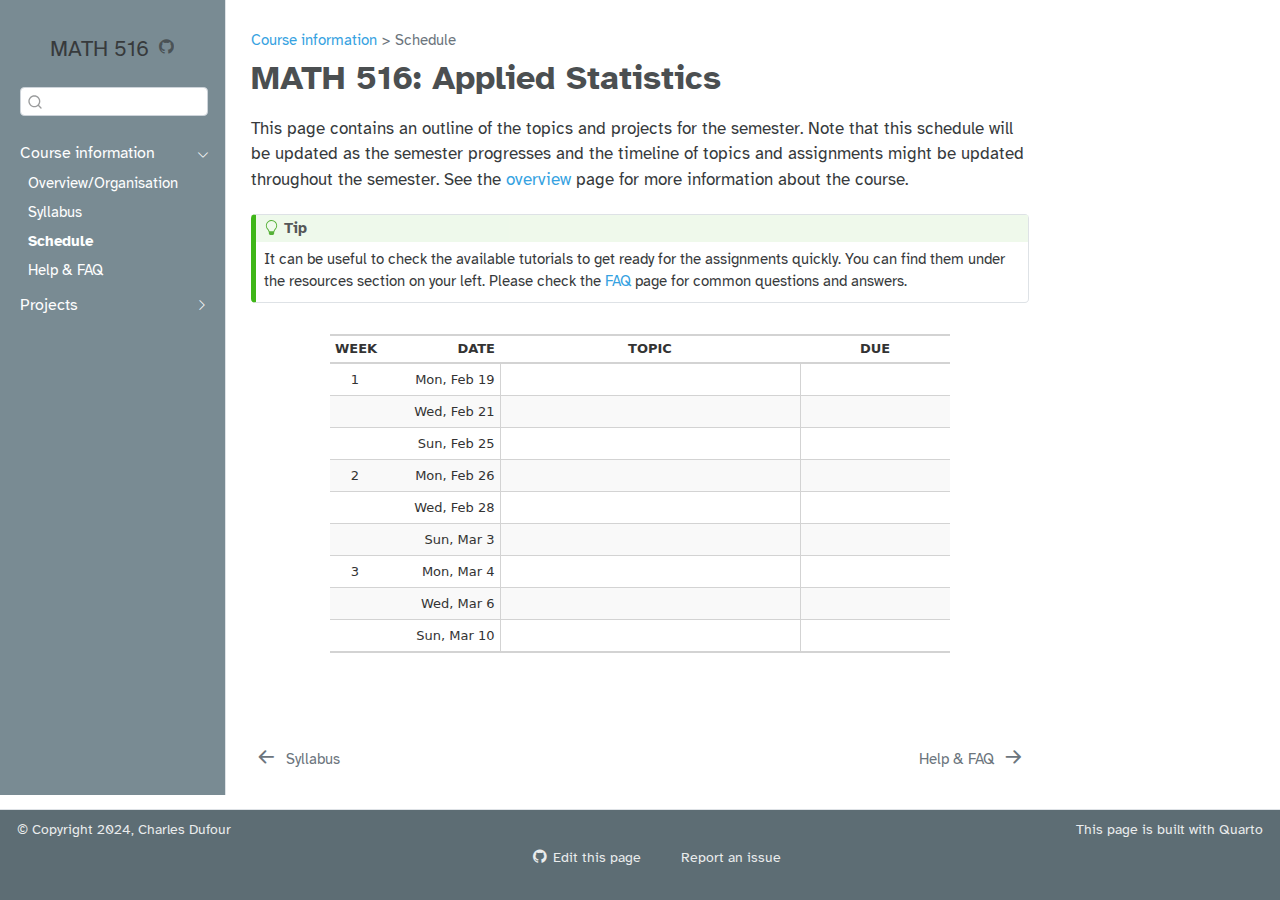
<file: index.html>
<!DOCTYPE html>
<html xmlns="http://www.w3.org/1999/xhtml" lang="en" xml:lang="en"><head>

<meta charset="utf-8">
<meta name="generator" content="quarto-1.4.330">

<meta name="viewport" content="width=device-width, initial-scale=1.0, user-scalable=yes">


<title>MATH 516 - MATH 516: Applied Statistics</title>
<style>
code{white-space: pre-wrap;}
span.smallcaps{font-variant: small-caps;}
div.columns{display: flex; gap: min(4vw, 1.5em);}
div.column{flex: auto; overflow-x: auto;}
div.hanging-indent{margin-left: 1.5em; text-indent: -1.5em;}
ul.task-list{list-style: none;}
ul.task-list li input[type="checkbox"] {
  width: 0.8em;
  margin: 0 0.8em 0.2em -1em; /* quarto-specific, see https://github.com/quarto-dev/quarto-cli/issues/4556 */ 
  vertical-align: middle;
}
</style>


<script src="site_libs/quarto-nav/quarto-nav.js"></script>
<script src="site_libs/clipboard/clipboard.min.js"></script>
<script src="site_libs/quarto-search/autocomplete.umd.js"></script>
<script src="site_libs/quarto-search/fuse.min.js"></script>
<script src="site_libs/quarto-search/quarto-search.js"></script>
<meta name="quarto:offset" content="./">
<link href="./course-faq.html" rel="next">
<link href="./course-syllabus.html" rel="prev">
<script src="site_libs/quarto-html/quarto.js"></script>
<script src="site_libs/quarto-html/popper.min.js"></script>
<script src="site_libs/quarto-html/tippy.umd.min.js"></script>
<script src="site_libs/quarto-html/anchor.min.js"></script>
<link href="site_libs/quarto-html/tippy.css" rel="stylesheet">
<link href="site_libs/quarto-html/quarto-syntax-highlighting.css" rel="stylesheet" id="quarto-text-highlighting-styles">
<script src="site_libs/bootstrap/bootstrap.min.js"></script>
<link href="site_libs/bootstrap/bootstrap-icons.css" rel="stylesheet">
<link href="site_libs/bootstrap/bootstrap.min.css" rel="stylesheet" id="quarto-bootstrap" data-mode="light">
<script id="quarto-search-options" type="application/json">{
  "location": "sidebar",
  "copy-button": false,
  "collapse-after": 3,
  "panel-placement": "start",
  "type": "textbox",
  "limit": 20,
  "keyboard-shortcut": [
    "f",
    "/",
    "s"
  ],
  "language": {
    "search-no-results-text": "No results",
    "search-matching-documents-text": "matching documents",
    "search-copy-link-title": "Copy link to search",
    "search-hide-matches-text": "Hide additional matches",
    "search-more-match-text": "more match in this document",
    "search-more-matches-text": "more matches in this document",
    "search-clear-button-title": "Clear",
    "search-detached-cancel-button-title": "Cancel",
    "search-submit-button-title": "Submit",
    "search-label": "Search"
  }
}</script>


<meta property="og:title" content="MATH 516 - MATH 516: Applied Statistics">
<meta property="og:description" content="Homepage for MATH 516- Applied Statistics at EPFL, Fall 2024.">
<meta property="og:site_name" content="MATH 516">
</head>

<body class="nav-sidebar docked">

<div id="quarto-search-results"></div>
  <header id="quarto-header" class="headroom fixed-top">
  <nav class="quarto-secondary-nav">
    <div class="container-fluid d-flex">
      <button type="button" class="quarto-btn-toggle btn" data-bs-toggle="collapse" data-bs-target="#quarto-sidebar,#quarto-sidebar-glass" aria-controls="quarto-sidebar" aria-expanded="false" aria-label="Toggle sidebar navigation" onclick="if (window.quartoToggleHeadroom) { window.quartoToggleHeadroom(); }">
        <i class="bi bi-layout-text-sidebar-reverse"></i>
      </button>
        <nav class="quarto-page-breadcrumbs" aria-label="breadcrumb"><ol class="breadcrumb"><li class="breadcrumb-item"><a href="./course-overview.html">Course information</a></li><li class="breadcrumb-item"><a href="./index.html">Schedule</a></li></ol></nav>
        <a class="flex-grow-1" role="button" data-bs-toggle="collapse" data-bs-target="#quarto-sidebar,#quarto-sidebar-glass" aria-controls="quarto-sidebar" aria-expanded="false" aria-label="Toggle sidebar navigation" onclick="if (window.quartoToggleHeadroom) { window.quartoToggleHeadroom(); }">      
        </a>
      <button type="button" class="btn quarto-search-button" aria-label="" onclick="window.quartoOpenSearch();">
        <i class="bi bi-search"></i>
      </button>
    </div>
  </nav>
</header>
<!-- content -->
<div id="quarto-content" class="quarto-container page-columns page-rows-contents page-layout-article">
<!-- sidebar -->
  <nav id="quarto-sidebar" class="sidebar collapse collapse-horizontal sidebar-navigation docked overflow-auto">
    <div class="pt-lg-2 mt-2 text-center sidebar-header">
    <div class="sidebar-title mb-0 py-0">
      <a href="./">MATH 516</a> 
        <div class="sidebar-tools-main">
    <a href="https://github.com/MATH-516/website" title="GitHub" class="quarto-navigation-tool px-1" aria-label="GitHub"><i class="bi bi-github"></i></a>
</div>
    </div>
      </div>
        <div class="mt-2 flex-shrink-0 align-items-center">
        <div class="sidebar-search">
        <div id="quarto-search" class="" title="Search"></div>
        </div>
        </div>
    <div class="sidebar-menu-container"> 
    <ul class="list-unstyled mt-1">
        <li class="sidebar-item sidebar-item-section">
      <div class="sidebar-item-container"> 
            <a class="sidebar-item-text sidebar-link text-start" data-bs-toggle="collapse" data-bs-target="#quarto-sidebar-section-1" aria-expanded="true">
 <span class="menu-text">Course information</span></a>
          <a class="sidebar-item-toggle text-start" data-bs-toggle="collapse" data-bs-target="#quarto-sidebar-section-1" aria-expanded="true" aria-label="Toggle section">
            <i class="bi bi-chevron-right ms-2"></i>
          </a> 
      </div>
      <ul id="quarto-sidebar-section-1" class="collapse list-unstyled sidebar-section depth1 show">  
          <li class="sidebar-item">
  <div class="sidebar-item-container"> 
  <a href="./course-overview.html" class="sidebar-item-text sidebar-link">
 <span class="menu-text">Overview/Organisation</span></a>
  </div>
</li>
          <li class="sidebar-item">
  <div class="sidebar-item-container"> 
  <a href="./course-syllabus.html" class="sidebar-item-text sidebar-link">
 <span class="menu-text">Syllabus</span></a>
  </div>
</li>
          <li class="sidebar-item">
  <div class="sidebar-item-container"> 
  <a href="./index.html" class="sidebar-item-text sidebar-link active">
 <span class="menu-text">Schedule</span></a>
  </div>
</li>
          <li class="sidebar-item">
  <div class="sidebar-item-container"> 
  <a href="./course-faq.html" class="sidebar-item-text sidebar-link">
 <span class="menu-text">Help &amp; FAQ</span></a>
  </div>
</li>
      </ul>
  </li>
        <li class="sidebar-item sidebar-item-section">
      <div class="sidebar-item-container"> 
            <a class="sidebar-item-text sidebar-link text-start collapsed" data-bs-toggle="collapse" data-bs-target="#quarto-sidebar-section-2" aria-expanded="false">
 <span class="menu-text">Projects</span></a>
          <a class="sidebar-item-toggle text-start collapsed" data-bs-toggle="collapse" data-bs-target="#quarto-sidebar-section-2" aria-expanded="false" aria-label="Toggle section">
            <i class="bi bi-chevron-right ms-2"></i>
          </a> 
      </div>
      <ul id="quarto-sidebar-section-2" class="collapse list-unstyled sidebar-section depth1 ">  
          <li class="sidebar-item">
  <div class="sidebar-item-container"> 
  <a href="./projects/project-01.html" class="sidebar-item-text sidebar-link">
 <span class="menu-text">Project Week 1</span></a>
  </div>
</li>
          <li class="sidebar-item">
  <div class="sidebar-item-container"> 
  <a href="./projects/project-02.html" class="sidebar-item-text sidebar-link">
 <span class="menu-text">Project Week 2</span></a>
  </div>
</li>
          <li class="sidebar-item">
  <div class="sidebar-item-container"> 
  <a href="./projects/tips-resources.html" class="sidebar-item-text sidebar-link">
 <span class="menu-text">Tips + resources</span></a>
  </div>
</li>
      </ul>
  </li>
    </ul>
    </div>
</nav>
<div id="quarto-sidebar-glass" data-bs-toggle="collapse" data-bs-target="#quarto-sidebar,#quarto-sidebar-glass"></div>
<!-- margin-sidebar -->
    <div id="quarto-margin-sidebar" class="sidebar margin-sidebar">
        
    </div>
<!-- main -->
<main class="content" id="quarto-document-content">

<header id="title-block-header" class="quarto-title-block default"><nav class="quarto-page-breadcrumbs quarto-title-breadcrumbs d-none d-lg-block" aria-label="breadcrumb"><ol class="breadcrumb"><li class="breadcrumb-item"><a href="./course-overview.html">Course information</a></li><li class="breadcrumb-item"><a href="./index.html">Schedule</a></li></ol></nav>
<div class="quarto-title">
<h1 class="title">MATH 516: Applied Statistics</h1>
</div>



<div class="quarto-title-meta">

    
  
    
  </div>
  


</header>

<p>This page contains an outline of the topics and projects for the semester. Note that this schedule will be updated as the semester progresses and the timeline of topics and assignments might be updated throughout the semester. See the <a href="./course-overview.html">overview</a> page for more information about the course.</p>
<div class="callout callout-style-default callout-tip callout-titled">
<div class="callout-header d-flex align-content-center">
<div class="callout-icon-container">
<i class="callout-icon"></i>
</div>
<div class="callout-title-container flex-fill">
Tip
</div>
</div>
<div class="callout-body-container callout-body">
<p>It can be useful to check the available tutorials to get ready for the assignments quickly. You can find them under the resources section on your left. Please check the <a href="./course-faq.html">FAQ</a> page for common questions and answers.</p>
</div>
</div>
<div class="cell">
<div class="cell-output-display">
<div id="ntmlbgcnjt" style="padding-left:0px;padding-right:0px;padding-top:10px;padding-bottom:10px;overflow-x:auto;overflow-y:auto;width:auto;height:auto;">
<style>#ntmlbgcnjt table {
  font-family: system-ui, 'Segoe UI', Roboto, Helvetica, Arial, sans-serif, 'Apple Color Emoji', 'Segoe UI Emoji', 'Segoe UI Symbol', 'Noto Color Emoji';
  -webkit-font-smoothing: antialiased;
  -moz-osx-font-smoothing: grayscale;
}

#ntmlbgcnjt thead, #ntmlbgcnjt tbody, #ntmlbgcnjt tfoot, #ntmlbgcnjt tr, #ntmlbgcnjt td, #ntmlbgcnjt th {
  border-style: none;
}

#ntmlbgcnjt p {
  margin: 0;
  padding: 0;
}

#ntmlbgcnjt .gt_table {
  display: table;
  border-collapse: collapse;
  line-height: normal;
  margin-left: auto;
  margin-right: auto;
  color: #333333;
  font-size: 13px;
  font-weight: normal;
  font-style: normal;
  background-color: #FFFFFF;
  width: auto;
  border-top-style: solid;
  border-top-width: 2px;
  border-top-color: #A8A8A8;
  border-right-style: none;
  border-right-width: 2px;
  border-right-color: #D3D3D3;
  border-bottom-style: solid;
  border-bottom-width: 2px;
  border-bottom-color: #A8A8A8;
  border-left-style: none;
  border-left-width: 2px;
  border-left-color: #D3D3D3;
}

#ntmlbgcnjt .gt_caption {
  padding-top: 4px;
  padding-bottom: 4px;
}

#ntmlbgcnjt .gt_title {
  color: #333333;
  font-size: 125%;
  font-weight: initial;
  padding-top: 4px;
  padding-bottom: 4px;
  padding-left: 5px;
  padding-right: 5px;
  border-bottom-color: #FFFFFF;
  border-bottom-width: 0;
}

#ntmlbgcnjt .gt_subtitle {
  color: #333333;
  font-size: 85%;
  font-weight: initial;
  padding-top: 3px;
  padding-bottom: 5px;
  padding-left: 5px;
  padding-right: 5px;
  border-top-color: #FFFFFF;
  border-top-width: 0;
}

#ntmlbgcnjt .gt_heading {
  background-color: #FFFFFF;
  text-align: center;
  border-bottom-color: #FFFFFF;
  border-left-style: none;
  border-left-width: 1px;
  border-left-color: #D3D3D3;
  border-right-style: none;
  border-right-width: 1px;
  border-right-color: #D3D3D3;
}

#ntmlbgcnjt .gt_bottom_border {
  border-bottom-style: solid;
  border-bottom-width: 2px;
  border-bottom-color: #D3D3D3;
}

#ntmlbgcnjt .gt_col_headings {
  border-top-style: solid;
  border-top-width: 2px;
  border-top-color: #D3D3D3;
  border-bottom-style: solid;
  border-bottom-width: 2px;
  border-bottom-color: #D3D3D3;
  border-left-style: none;
  border-left-width: 1px;
  border-left-color: #D3D3D3;
  border-right-style: none;
  border-right-width: 1px;
  border-right-color: #D3D3D3;
}

#ntmlbgcnjt .gt_col_heading {
  color: #333333;
  background-color: #FFFFFF;
  font-size: 100%;
  font-weight: normal;
  text-transform: inherit;
  border-left-style: none;
  border-left-width: 1px;
  border-left-color: #D3D3D3;
  border-right-style: none;
  border-right-width: 1px;
  border-right-color: #D3D3D3;
  vertical-align: bottom;
  padding-top: 5px;
  padding-bottom: 6px;
  padding-left: 5px;
  padding-right: 5px;
  overflow-x: hidden;
}

#ntmlbgcnjt .gt_column_spanner_outer {
  color: #333333;
  background-color: #FFFFFF;
  font-size: 100%;
  font-weight: normal;
  text-transform: inherit;
  padding-top: 0;
  padding-bottom: 0;
  padding-left: 4px;
  padding-right: 4px;
}

#ntmlbgcnjt .gt_column_spanner_outer:first-child {
  padding-left: 0;
}

#ntmlbgcnjt .gt_column_spanner_outer:last-child {
  padding-right: 0;
}

#ntmlbgcnjt .gt_column_spanner {
  border-bottom-style: solid;
  border-bottom-width: 2px;
  border-bottom-color: #D3D3D3;
  vertical-align: bottom;
  padding-top: 5px;
  padding-bottom: 5px;
  overflow-x: hidden;
  display: inline-block;
  width: 100%;
}

#ntmlbgcnjt .gt_spanner_row {
  border-bottom-style: hidden;
}

#ntmlbgcnjt .gt_group_heading {
  padding-top: 8px;
  padding-bottom: 8px;
  padding-left: 5px;
  padding-right: 5px;
  color: #333333;
  background-color: #FFFFFF;
  font-size: 100%;
  font-weight: initial;
  text-transform: inherit;
  border-top-style: solid;
  border-top-width: 2px;
  border-top-color: #D3D3D3;
  border-bottom-style: solid;
  border-bottom-width: 2px;
  border-bottom-color: #D3D3D3;
  border-left-style: none;
  border-left-width: 1px;
  border-left-color: #D3D3D3;
  border-right-style: none;
  border-right-width: 1px;
  border-right-color: #D3D3D3;
  vertical-align: middle;
  text-align: left;
}

#ntmlbgcnjt .gt_empty_group_heading {
  padding: 0.5px;
  color: #333333;
  background-color: #FFFFFF;
  font-size: 100%;
  font-weight: initial;
  border-top-style: solid;
  border-top-width: 2px;
  border-top-color: #D3D3D3;
  border-bottom-style: solid;
  border-bottom-width: 2px;
  border-bottom-color: #D3D3D3;
  vertical-align: middle;
}

#ntmlbgcnjt .gt_from_md > :first-child {
  margin-top: 0;
}

#ntmlbgcnjt .gt_from_md > :last-child {
  margin-bottom: 0;
}

#ntmlbgcnjt .gt_row {
  padding-top: 8px;
  padding-bottom: 8px;
  padding-left: 5px;
  padding-right: 5px;
  margin: 10px;
  border-top-style: solid;
  border-top-width: 1px;
  border-top-color: #D3D3D3;
  border-left-style: none;
  border-left-width: 1px;
  border-left-color: #D3D3D3;
  border-right-style: none;
  border-right-width: 1px;
  border-right-color: #D3D3D3;
  vertical-align: middle;
  overflow-x: hidden;
}

#ntmlbgcnjt .gt_stub {
  color: #333333;
  background-color: #FFFFFF;
  font-size: 100%;
  font-weight: initial;
  text-transform: inherit;
  border-right-style: solid;
  border-right-width: 2px;
  border-right-color: #D3D3D3;
  padding-left: 5px;
  padding-right: 5px;
}

#ntmlbgcnjt .gt_stub_row_group {
  color: #333333;
  background-color: #FFFFFF;
  font-size: 100%;
  font-weight: initial;
  text-transform: inherit;
  border-right-style: solid;
  border-right-width: 2px;
  border-right-color: #D3D3D3;
  padding-left: 5px;
  padding-right: 5px;
  vertical-align: top;
}

#ntmlbgcnjt .gt_row_group_first td {
  border-top-width: 2px;
}

#ntmlbgcnjt .gt_row_group_first th {
  border-top-width: 2px;
}

#ntmlbgcnjt .gt_summary_row {
  color: #333333;
  background-color: #FFFFFF;
  text-transform: inherit;
  padding-top: 8px;
  padding-bottom: 8px;
  padding-left: 5px;
  padding-right: 5px;
}

#ntmlbgcnjt .gt_first_summary_row {
  border-top-style: solid;
  border-top-color: #D3D3D3;
}

#ntmlbgcnjt .gt_first_summary_row.thick {
  border-top-width: 2px;
}

#ntmlbgcnjt .gt_last_summary_row {
  padding-top: 8px;
  padding-bottom: 8px;
  padding-left: 5px;
  padding-right: 5px;
  border-bottom-style: solid;
  border-bottom-width: 2px;
  border-bottom-color: #D3D3D3;
}

#ntmlbgcnjt .gt_grand_summary_row {
  color: #333333;
  background-color: #FFFFFF;
  text-transform: inherit;
  padding-top: 8px;
  padding-bottom: 8px;
  padding-left: 5px;
  padding-right: 5px;
}

#ntmlbgcnjt .gt_first_grand_summary_row {
  padding-top: 8px;
  padding-bottom: 8px;
  padding-left: 5px;
  padding-right: 5px;
  border-top-style: double;
  border-top-width: 6px;
  border-top-color: #D3D3D3;
}

#ntmlbgcnjt .gt_last_grand_summary_row_top {
  padding-top: 8px;
  padding-bottom: 8px;
  padding-left: 5px;
  padding-right: 5px;
  border-bottom-style: double;
  border-bottom-width: 6px;
  border-bottom-color: #D3D3D3;
}

#ntmlbgcnjt .gt_striped {
  background-color: rgba(128, 128, 128, 0.05);
}

#ntmlbgcnjt .gt_table_body {
  border-top-style: solid;
  border-top-width: 2px;
  border-top-color: #D3D3D3;
  border-bottom-style: solid;
  border-bottom-width: 2px;
  border-bottom-color: #D3D3D3;
}

#ntmlbgcnjt .gt_footnotes {
  color: #333333;
  background-color: #FFFFFF;
  border-bottom-style: none;
  border-bottom-width: 2px;
  border-bottom-color: #D3D3D3;
  border-left-style: none;
  border-left-width: 2px;
  border-left-color: #D3D3D3;
  border-right-style: none;
  border-right-width: 2px;
  border-right-color: #D3D3D3;
}

#ntmlbgcnjt .gt_footnote {
  margin: 0px;
  font-size: 90%;
  padding-top: 4px;
  padding-bottom: 4px;
  padding-left: 5px;
  padding-right: 5px;
}

#ntmlbgcnjt .gt_sourcenotes {
  color: #333333;
  background-color: #FFFFFF;
  border-bottom-style: none;
  border-bottom-width: 2px;
  border-bottom-color: #D3D3D3;
  border-left-style: none;
  border-left-width: 2px;
  border-left-color: #D3D3D3;
  border-right-style: none;
  border-right-width: 2px;
  border-right-color: #D3D3D3;
}

#ntmlbgcnjt .gt_sourcenote {
  font-size: 90%;
  padding-top: 4px;
  padding-bottom: 4px;
  padding-left: 5px;
  padding-right: 5px;
}

#ntmlbgcnjt .gt_left {
  text-align: left;
}

#ntmlbgcnjt .gt_center {
  text-align: center;
}

#ntmlbgcnjt .gt_right {
  text-align: right;
  font-variant-numeric: tabular-nums;
}

#ntmlbgcnjt .gt_font_normal {
  font-weight: normal;
}

#ntmlbgcnjt .gt_font_bold {
  font-weight: bold;
}

#ntmlbgcnjt .gt_font_italic {
  font-style: italic;
}

#ntmlbgcnjt .gt_super {
  font-size: 65%;
}

#ntmlbgcnjt .gt_footnote_marks {
  font-size: 75%;
  vertical-align: 0.4em;
  position: initial;
}

#ntmlbgcnjt .gt_asterisk {
  font-size: 100%;
  vertical-align: 0;
}

#ntmlbgcnjt .gt_indent_1 {
  text-indent: 5px;
}

#ntmlbgcnjt .gt_indent_2 {
  text-indent: 10px;
}

#ntmlbgcnjt .gt_indent_3 {
  text-indent: 15px;
}

#ntmlbgcnjt .gt_indent_4 {
  text-indent: 20px;
}

#ntmlbgcnjt .gt_indent_5 {
  text-indent: 25px;
}
</style>
<table class="gt_table" style="table-layout: fixed;; width: 0px" data-quarto-disable-processing="false" data-quarto-bootstrap="false">
  <colgroup>
    <col style="width:50px;">
    <col style="width:120px;">
    <col style="width:300px;">
    <col style="width:150px;">
  </colgroup>
  <thead>
    
    <tr class="gt_col_headings">
      <th class="gt_col_heading gt_columns_bottom_border gt_center" rowspan="1" colspan="1" scope="col" id="<strong>WEEK</strong>"><strong>WEEK</strong></th>
      <th class="gt_col_heading gt_columns_bottom_border gt_right" rowspan="1" colspan="1" scope="col" id="<strong>DATE</strong>"><strong>DATE</strong></th>
      <th class="gt_col_heading gt_columns_bottom_border gt_center" rowspan="1" colspan="1" scope="col" id="<strong>TOPIC</strong>"><strong>TOPIC</strong></th>
      <th class="gt_col_heading gt_columns_bottom_border gt_center" rowspan="1" colspan="1" scope="col" id="<strong>DUE</strong>"><strong>DUE</strong></th>
    </tr>
  </thead>
  <tbody class="gt_table_body">
    <tr><td headers="week" class="gt_row gt_center">1</td>
<td headers="date" class="gt_row gt_right" style="border-right-width: 1px; border-right-style: solid; border-right-color: #D3D3D3;">Mon, Feb 19</td>
<td headers="topic" class="gt_row gt_center" style="border-right-width: 1px; border-right-style: solid; border-right-color: #D3D3D3;"> </td>
<td headers="due" class="gt_row gt_center"> </td></tr>
    <tr><td headers="week" class="gt_row gt_center gt_striped"> </td>
<td headers="date" class="gt_row gt_right gt_striped" style="border-right-width: 1px; border-right-style: solid; border-right-color: #D3D3D3;">Wed, Feb 21</td>
<td headers="topic" class="gt_row gt_center gt_striped" style="border-right-width: 1px; border-right-style: solid; border-right-color: #D3D3D3;"> </td>
<td headers="due" class="gt_row gt_center gt_striped"> </td></tr>
    <tr><td headers="week" class="gt_row gt_center"> </td>
<td headers="date" class="gt_row gt_right" style="border-right-width: 1px; border-right-style: solid; border-right-color: #D3D3D3;">Sun, Feb 25</td>
<td headers="topic" class="gt_row gt_center" style="border-right-width: 1px; border-right-style: solid; border-right-color: #D3D3D3;"> </td>
<td headers="due" class="gt_row gt_center"> </td></tr>
    <tr><td headers="week" class="gt_row gt_center gt_striped">2</td>
<td headers="date" class="gt_row gt_right gt_striped" style="border-right-width: 1px; border-right-style: solid; border-right-color: #D3D3D3;">Mon, Feb 26</td>
<td headers="topic" class="gt_row gt_center gt_striped" style="border-right-width: 1px; border-right-style: solid; border-right-color: #D3D3D3;"> </td>
<td headers="due" class="gt_row gt_center gt_striped"> </td></tr>
    <tr><td headers="week" class="gt_row gt_center"> </td>
<td headers="date" class="gt_row gt_right" style="border-right-width: 1px; border-right-style: solid; border-right-color: #D3D3D3;">Wed, Feb 28</td>
<td headers="topic" class="gt_row gt_center" style="border-right-width: 1px; border-right-style: solid; border-right-color: #D3D3D3;"> </td>
<td headers="due" class="gt_row gt_center"> </td></tr>
    <tr><td headers="week" class="gt_row gt_center gt_striped"> </td>
<td headers="date" class="gt_row gt_right gt_striped" style="border-right-width: 1px; border-right-style: solid; border-right-color: #D3D3D3;">Sun, Mar 3</td>
<td headers="topic" class="gt_row gt_center gt_striped" style="border-right-width: 1px; border-right-style: solid; border-right-color: #D3D3D3;"> </td>
<td headers="due" class="gt_row gt_center gt_striped"> </td></tr>
    <tr><td headers="week" class="gt_row gt_center">3</td>
<td headers="date" class="gt_row gt_right" style="border-right-width: 1px; border-right-style: solid; border-right-color: #D3D3D3;">Mon, Mar 4</td>
<td headers="topic" class="gt_row gt_center" style="border-right-width: 1px; border-right-style: solid; border-right-color: #D3D3D3;"> </td>
<td headers="due" class="gt_row gt_center"> </td></tr>
    <tr><td headers="week" class="gt_row gt_center gt_striped"> </td>
<td headers="date" class="gt_row gt_right gt_striped" style="border-right-width: 1px; border-right-style: solid; border-right-color: #D3D3D3;">Wed, Mar 6</td>
<td headers="topic" class="gt_row gt_center gt_striped" style="border-right-width: 1px; border-right-style: solid; border-right-color: #D3D3D3;"> </td>
<td headers="due" class="gt_row gt_center gt_striped"> </td></tr>
    <tr><td headers="week" class="gt_row gt_center"> </td>
<td headers="date" class="gt_row gt_right" style="border-right-width: 1px; border-right-style: solid; border-right-color: #D3D3D3;">Sun, Mar 10</td>
<td headers="topic" class="gt_row gt_center" style="border-right-width: 1px; border-right-style: solid; border-right-color: #D3D3D3;"> </td>
<td headers="due" class="gt_row gt_center"> </td></tr>
  </tbody>
  
  
</table>
</div>
</div>
</div>



</main> <!-- /main -->
<script id="quarto-html-after-body" type="application/javascript">
window.document.addEventListener("DOMContentLoaded", function (event) {
  const toggleBodyColorMode = (bsSheetEl) => {
    const mode = bsSheetEl.getAttribute("data-mode");
    const bodyEl = window.document.querySelector("body");
    if (mode === "dark") {
      bodyEl.classList.add("quarto-dark");
      bodyEl.classList.remove("quarto-light");
    } else {
      bodyEl.classList.add("quarto-light");
      bodyEl.classList.remove("quarto-dark");
    }
  }
  const toggleBodyColorPrimary = () => {
    const bsSheetEl = window.document.querySelector("link#quarto-bootstrap");
    if (bsSheetEl) {
      toggleBodyColorMode(bsSheetEl);
    }
  }
  toggleBodyColorPrimary();  
  const icon = "";
  const anchorJS = new window.AnchorJS();
  anchorJS.options = {
    placement: 'right',
    icon: icon
  };
  anchorJS.add('.anchored');
  const isCodeAnnotation = (el) => {
    for (const clz of el.classList) {
      if (clz.startsWith('code-annotation-')) {                     
        return true;
      }
    }
    return false;
  }
  const clipboard = new window.ClipboardJS('.code-copy-button', {
    text: function(trigger) {
      const codeEl = trigger.previousElementSibling.cloneNode(true);
      for (const childEl of codeEl.children) {
        if (isCodeAnnotation(childEl)) {
          childEl.remove();
        }
      }
      return codeEl.innerText;
    }
  });
  clipboard.on('success', function(e) {
    // button target
    const button = e.trigger;
    // don't keep focus
    button.blur();
    // flash "checked"
    button.classList.add('code-copy-button-checked');
    var currentTitle = button.getAttribute("title");
    button.setAttribute("title", "Copied!");
    let tooltip;
    if (window.bootstrap) {
      button.setAttribute("data-bs-toggle", "tooltip");
      button.setAttribute("data-bs-placement", "left");
      button.setAttribute("data-bs-title", "Copied!");
      tooltip = new bootstrap.Tooltip(button, 
        { trigger: "manual", 
          customClass: "code-copy-button-tooltip",
          offset: [0, -8]});
      tooltip.show();    
    }
    setTimeout(function() {
      if (tooltip) {
        tooltip.hide();
        button.removeAttribute("data-bs-title");
        button.removeAttribute("data-bs-toggle");
        button.removeAttribute("data-bs-placement");
      }
      button.setAttribute("title", currentTitle);
      button.classList.remove('code-copy-button-checked');
    }, 1000);
    // clear code selection
    e.clearSelection();
  });
  function tippyHover(el, contentFn, onTriggerFn, onUntriggerFn) {
    const config = {
      allowHTML: true,
      maxWidth: 500,
      delay: 100,
      arrow: false,
      appendTo: function(el) {
          return el.parentElement;
      },
      interactive: true,
      interactiveBorder: 10,
      theme: 'quarto',
      placement: 'bottom-start',
    };
    if (contentFn) {
      config.content = contentFn;
    }
    if (onTriggerFn) {
      config.onTrigger = onTriggerFn;
    }
    if (onUntriggerFn) {
      config.onUntrigger = onUntriggerFn;
    }
    window.tippy(el, config); 
  }
  const noterefs = window.document.querySelectorAll('a[role="doc-noteref"]');
  for (var i=0; i<noterefs.length; i++) {
    const ref = noterefs[i];
    tippyHover(ref, function() {
      // use id or data attribute instead here
      let href = ref.getAttribute('data-footnote-href') || ref.getAttribute('href');
      try { href = new URL(href).hash; } catch {}
      const id = href.replace(/^#\/?/, "");
      const note = window.document.getElementById(id);
      return note.innerHTML;
    });
  }
  const xrefs = window.document.querySelectorAll('a.quarto-xref');
  const processXRef = (id, note) => {
    // Strip column container classes
    const stripColumnClz = (el) => {
      el.classList.remove("page-full", "page-columns");
      if (el.children) {
        for (const child of el.children) {
          stripColumnClz(child);
        }
      }
    }
    stripColumnClz(note)
    if (id.startsWith('sec-')) {
      // Special case sections, only their first couple elements
      const container = document.createElement("div");
      if (note.children && note.children.length > 2) {
        for (let i = 0; i < 2; i++) {
          container.appendChild(note.children[i].cloneNode(true));
        }
        return container.innerHTML
      } else {
        return note.innerHTML;
      }
    } else {
      // Remove any anchor links if they are present
      const anchorLink = note.querySelector('a.anchorjs-link');
      if (anchorLink) {
        anchorLink.remove();
      }
      return note.innerHTML;
    }
  }
  for (var i=0; i<xrefs.length; i++) {
    const xref = xrefs[i];
    tippyHover(xref, undefined, function(instance) {
      instance.disable();
      let url = xref.getAttribute('href');
      let hash = undefined; 
      if (url.startsWith('#')) {
        hash = url;
      } else {
        try { hash = new URL(url).hash; } catch {}
      }
      if (hash) {
        const id = hash.replace(/^#\/?/, "");
        const note = window.document.getElementById(id);
        if (note !== null) {
          try {
            const html = processXRef(id, note.cloneNode(true));
            instance.setContent(html);
          } finally {
            instance.enable();
            instance.show();
          }
        } else {
          // See if we can fetch this
          fetch(url.split('#')[0])
          .then(res => res.text())
          .then(html => {
            const parser = new DOMParser();
            const htmlDoc = parser.parseFromString(html, "text/html");
            const note = htmlDoc.getElementById(id);
            if (note !== null) {
              const html = processXRef(id, note);
              instance.setContent(html);
            } 
          }).finally(() => {
            instance.enable();
            instance.show();
          });
        }
      }
    }, function(instance) {
    });
  }
      let selectedAnnoteEl;
      const selectorForAnnotation = ( cell, annotation) => {
        let cellAttr = 'data-code-cell="' + cell + '"';
        let lineAttr = 'data-code-annotation="' +  annotation + '"';
        const selector = 'span[' + cellAttr + '][' + lineAttr + ']';
        return selector;
      }
      const selectCodeLines = (annoteEl) => {
        const doc = window.document;
        const targetCell = annoteEl.getAttribute("data-target-cell");
        const targetAnnotation = annoteEl.getAttribute("data-target-annotation");
        const annoteSpan = window.document.querySelector(selectorForAnnotation(targetCell, targetAnnotation));
        const lines = annoteSpan.getAttribute("data-code-lines").split(",");
        const lineIds = lines.map((line) => {
          return targetCell + "-" + line;
        })
        let top = null;
        let height = null;
        let parent = null;
        if (lineIds.length > 0) {
            //compute the position of the single el (top and bottom and make a div)
            const el = window.document.getElementById(lineIds[0]);
            top = el.offsetTop;
            height = el.offsetHeight;
            parent = el.parentElement.parentElement;
          if (lineIds.length > 1) {
            const lastEl = window.document.getElementById(lineIds[lineIds.length - 1]);
            const bottom = lastEl.offsetTop + lastEl.offsetHeight;
            height = bottom - top;
          }
          if (top !== null && height !== null && parent !== null) {
            // cook up a div (if necessary) and position it 
            let div = window.document.getElementById("code-annotation-line-highlight");
            if (div === null) {
              div = window.document.createElement("div");
              div.setAttribute("id", "code-annotation-line-highlight");
              div.style.position = 'absolute';
              parent.appendChild(div);
            }
            div.style.top = top - 2 + "px";
            div.style.height = height + 4 + "px";
            div.style.left = 0;
            let gutterDiv = window.document.getElementById("code-annotation-line-highlight-gutter");
            if (gutterDiv === null) {
              gutterDiv = window.document.createElement("div");
              gutterDiv.setAttribute("id", "code-annotation-line-highlight-gutter");
              gutterDiv.style.position = 'absolute';
              const codeCell = window.document.getElementById(targetCell);
              const gutter = codeCell.querySelector('.code-annotation-gutter');
              gutter.appendChild(gutterDiv);
            }
            gutterDiv.style.top = top - 2 + "px";
            gutterDiv.style.height = height + 4 + "px";
          }
          selectedAnnoteEl = annoteEl;
        }
      };
      const unselectCodeLines = () => {
        const elementsIds = ["code-annotation-line-highlight", "code-annotation-line-highlight-gutter"];
        elementsIds.forEach((elId) => {
          const div = window.document.getElementById(elId);
          if (div) {
            div.remove();
          }
        });
        selectedAnnoteEl = undefined;
      };
        // Handle positioning of the toggle
    window.addEventListener(
      "resize",
      throttle(() => {
        console.log("RESIZE");
        elRect = undefined;
        if (selectedAnnoteEl) {
          selectCodeLines(selectedAnnoteEl);
        }
      }, 10)
    );
    function throttle(fn, ms) {
    let throttle = false;
    let timer;
      return (...args) => {
        if(!throttle) { // first call gets through
            fn.apply(this, args);
            throttle = true;
        } else { // all the others get throttled
            if(timer) clearTimeout(timer); // cancel #2
            timer = setTimeout(() => {
              fn.apply(this, args);
              timer = throttle = false;
            }, ms);
        }
      };
    }
      // Attach click handler to the DT
      const annoteDls = window.document.querySelectorAll('dt[data-target-cell]');
      for (const annoteDlNode of annoteDls) {
        annoteDlNode.addEventListener('click', (event) => {
          const clickedEl = event.target;
          if (clickedEl !== selectedAnnoteEl) {
            unselectCodeLines();
            const activeEl = window.document.querySelector('dt[data-target-cell].code-annotation-active');
            if (activeEl) {
              activeEl.classList.remove('code-annotation-active');
            }
            selectCodeLines(clickedEl);
            clickedEl.classList.add('code-annotation-active');
          } else {
            // Unselect the line
            unselectCodeLines();
            clickedEl.classList.remove('code-annotation-active');
          }
        });
      }
  const findCites = (el) => {
    const parentEl = el.parentElement;
    if (parentEl) {
      const cites = parentEl.dataset.cites;
      if (cites) {
        return {
          el,
          cites: cites.split(' ')
        };
      } else {
        return findCites(el.parentElement)
      }
    } else {
      return undefined;
    }
  };
  var bibliorefs = window.document.querySelectorAll('a[role="doc-biblioref"]');
  for (var i=0; i<bibliorefs.length; i++) {
    const ref = bibliorefs[i];
    const citeInfo = findCites(ref);
    if (citeInfo) {
      tippyHover(citeInfo.el, function() {
        var popup = window.document.createElement('div');
        citeInfo.cites.forEach(function(cite) {
          var citeDiv = window.document.createElement('div');
          citeDiv.classList.add('hanging-indent');
          citeDiv.classList.add('csl-entry');
          var biblioDiv = window.document.getElementById('ref-' + cite);
          if (biblioDiv) {
            citeDiv.innerHTML = biblioDiv.innerHTML;
          }
          popup.appendChild(citeDiv);
        });
        return popup.innerHTML;
      });
    }
  }
});
</script>
<nav class="page-navigation">
  <div class="nav-page nav-page-previous">
      <a href="./course-syllabus.html" class="pagination-link">
        <i class="bi bi-arrow-left-short"></i> <span class="nav-page-text">Syllabus</span>
      </a>          
  </div>
  <div class="nav-page nav-page-next">
      <a href="./course-faq.html" class="pagination-link">
        <span class="nav-page-text">Help &amp; FAQ</span> <i class="bi bi-arrow-right-short"></i>
      </a>
  </div>
</nav>
</div> <!-- /content -->
<footer class="footer">
  <div class="nav-footer">
    <div class="nav-footer-left">
<p>© Copyright 2024, Charles Dufour</p>
</div>   
    <div class="nav-footer-center">
      &nbsp;
    <div class="toc-actions"><ul><li><a href="https://github.com/MATH-516/website/edit/main/index.qmd" class="toc-action"><i class="bi bi-github"></i>Edit this page</a></li><li><a href="https://github.com/MATH-516/website/issues/new" class="toc-action"><i class="bi empty"></i>Report an issue</a></li></ul></div></div>
    <div class="nav-footer-right">
<p>This page is built with <a href="https://quarto.org/">Quarto</a></p>
</div>
  </div>
</footer>




</body></html>
</file>
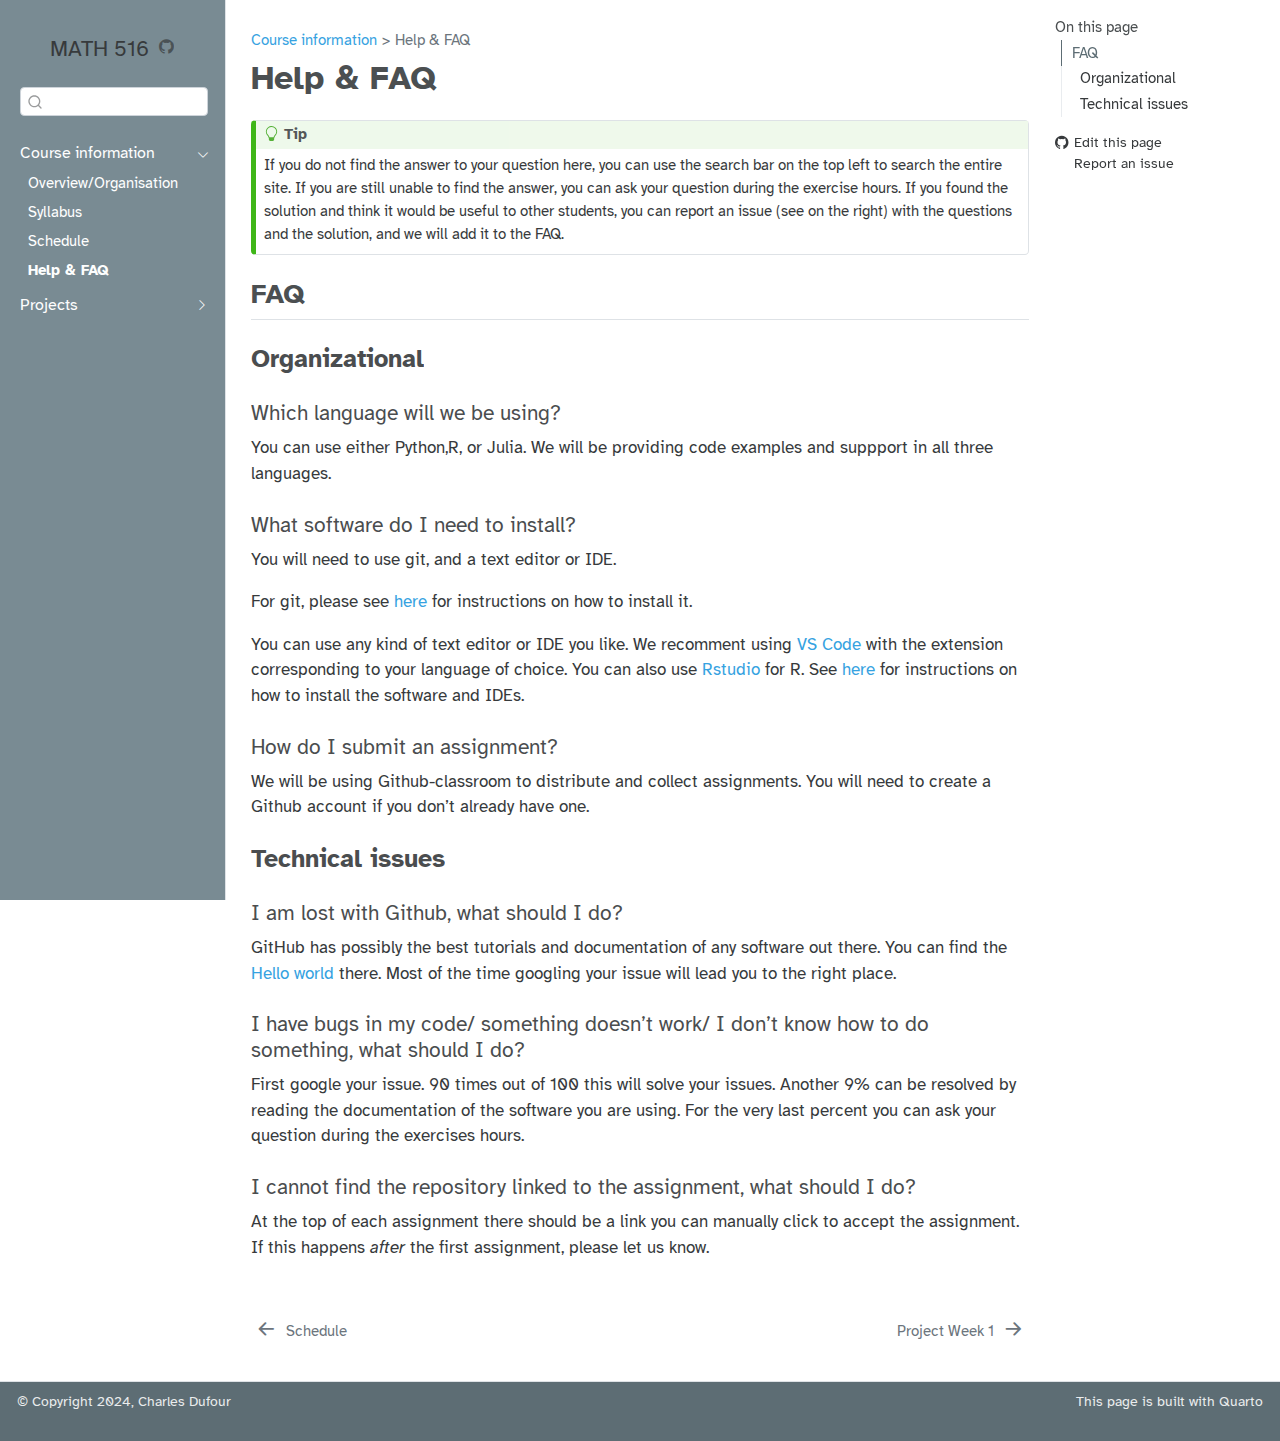
<file: course-faq.html>
<!DOCTYPE html>
<html xmlns="http://www.w3.org/1999/xhtml" lang="en" xml:lang="en"><head>

<meta charset="utf-8">
<meta name="generator" content="quarto-1.4.330">

<meta name="viewport" content="width=device-width, initial-scale=1.0, user-scalable=yes">


<title>MATH 516 - Help &amp; FAQ</title>
<style>
code{white-space: pre-wrap;}
span.smallcaps{font-variant: small-caps;}
div.columns{display: flex; gap: min(4vw, 1.5em);}
div.column{flex: auto; overflow-x: auto;}
div.hanging-indent{margin-left: 1.5em; text-indent: -1.5em;}
ul.task-list{list-style: none;}
ul.task-list li input[type="checkbox"] {
  width: 0.8em;
  margin: 0 0.8em 0.2em -1em; /* quarto-specific, see https://github.com/quarto-dev/quarto-cli/issues/4556 */ 
  vertical-align: middle;
}
</style>


<script src="site_libs/quarto-nav/quarto-nav.js"></script>
<script src="site_libs/clipboard/clipboard.min.js"></script>
<script src="site_libs/quarto-search/autocomplete.umd.js"></script>
<script src="site_libs/quarto-search/fuse.min.js"></script>
<script src="site_libs/quarto-search/quarto-search.js"></script>
<meta name="quarto:offset" content="./">
<link href="./projects/project-01.html" rel="next">
<link href="./index.html" rel="prev">
<script src="site_libs/quarto-html/quarto.js"></script>
<script src="site_libs/quarto-html/popper.min.js"></script>
<script src="site_libs/quarto-html/tippy.umd.min.js"></script>
<script src="site_libs/quarto-html/anchor.min.js"></script>
<link href="site_libs/quarto-html/tippy.css" rel="stylesheet">
<link href="site_libs/quarto-html/quarto-syntax-highlighting.css" rel="stylesheet" id="quarto-text-highlighting-styles">
<script src="site_libs/bootstrap/bootstrap.min.js"></script>
<link href="site_libs/bootstrap/bootstrap-icons.css" rel="stylesheet">
<link href="site_libs/bootstrap/bootstrap.min.css" rel="stylesheet" id="quarto-bootstrap" data-mode="light">
<script id="quarto-search-options" type="application/json">{
  "location": "sidebar",
  "copy-button": false,
  "collapse-after": 3,
  "panel-placement": "start",
  "type": "textbox",
  "limit": 20,
  "keyboard-shortcut": [
    "f",
    "/",
    "s"
  ],
  "language": {
    "search-no-results-text": "No results",
    "search-matching-documents-text": "matching documents",
    "search-copy-link-title": "Copy link to search",
    "search-hide-matches-text": "Hide additional matches",
    "search-more-match-text": "more match in this document",
    "search-more-matches-text": "more matches in this document",
    "search-clear-button-title": "Clear",
    "search-detached-cancel-button-title": "Cancel",
    "search-submit-button-title": "Submit",
    "search-label": "Search"
  }
}</script>


<meta property="og:title" content="MATH 516 - Help &amp; FAQ">
<meta property="og:site_name" content="MATH 516">
</head>

<body class="nav-sidebar docked">

<div id="quarto-search-results"></div>
  <header id="quarto-header" class="headroom fixed-top">
  <nav class="quarto-secondary-nav">
    <div class="container-fluid d-flex">
      <button type="button" class="quarto-btn-toggle btn" data-bs-toggle="collapse" data-bs-target="#quarto-sidebar,#quarto-sidebar-glass" aria-controls="quarto-sidebar" aria-expanded="false" aria-label="Toggle sidebar navigation" onclick="if (window.quartoToggleHeadroom) { window.quartoToggleHeadroom(); }">
        <i class="bi bi-layout-text-sidebar-reverse"></i>
      </button>
        <nav class="quarto-page-breadcrumbs" aria-label="breadcrumb"><ol class="breadcrumb"><li class="breadcrumb-item"><a href="./course-overview.html">Course information</a></li><li class="breadcrumb-item"><a href="./course-faq.html">Help &amp; FAQ</a></li></ol></nav>
        <a class="flex-grow-1" role="button" data-bs-toggle="collapse" data-bs-target="#quarto-sidebar,#quarto-sidebar-glass" aria-controls="quarto-sidebar" aria-expanded="false" aria-label="Toggle sidebar navigation" onclick="if (window.quartoToggleHeadroom) { window.quartoToggleHeadroom(); }">      
        </a>
      <button type="button" class="btn quarto-search-button" aria-label="" onclick="window.quartoOpenSearch();">
        <i class="bi bi-search"></i>
      </button>
    </div>
  </nav>
</header>
<!-- content -->
<div id="quarto-content" class="quarto-container page-columns page-rows-contents page-layout-article">
<!-- sidebar -->
  <nav id="quarto-sidebar" class="sidebar collapse collapse-horizontal sidebar-navigation docked overflow-auto">
    <div class="pt-lg-2 mt-2 text-center sidebar-header">
    <div class="sidebar-title mb-0 py-0">
      <a href="./">MATH 516</a> 
        <div class="sidebar-tools-main">
    <a href="https://github.com/MATH-516/website" title="GitHub" class="quarto-navigation-tool px-1" aria-label="GitHub"><i class="bi bi-github"></i></a>
</div>
    </div>
      </div>
        <div class="mt-2 flex-shrink-0 align-items-center">
        <div class="sidebar-search">
        <div id="quarto-search" class="" title="Search"></div>
        </div>
        </div>
    <div class="sidebar-menu-container"> 
    <ul class="list-unstyled mt-1">
        <li class="sidebar-item sidebar-item-section">
      <div class="sidebar-item-container"> 
            <a class="sidebar-item-text sidebar-link text-start" data-bs-toggle="collapse" data-bs-target="#quarto-sidebar-section-1" aria-expanded="true">
 <span class="menu-text">Course information</span></a>
          <a class="sidebar-item-toggle text-start" data-bs-toggle="collapse" data-bs-target="#quarto-sidebar-section-1" aria-expanded="true" aria-label="Toggle section">
            <i class="bi bi-chevron-right ms-2"></i>
          </a> 
      </div>
      <ul id="quarto-sidebar-section-1" class="collapse list-unstyled sidebar-section depth1 show">  
          <li class="sidebar-item">
  <div class="sidebar-item-container"> 
  <a href="./course-overview.html" class="sidebar-item-text sidebar-link">
 <span class="menu-text">Overview/Organisation</span></a>
  </div>
</li>
          <li class="sidebar-item">
  <div class="sidebar-item-container"> 
  <a href="./course-syllabus.html" class="sidebar-item-text sidebar-link">
 <span class="menu-text">Syllabus</span></a>
  </div>
</li>
          <li class="sidebar-item">
  <div class="sidebar-item-container"> 
  <a href="./index.html" class="sidebar-item-text sidebar-link">
 <span class="menu-text">Schedule</span></a>
  </div>
</li>
          <li class="sidebar-item">
  <div class="sidebar-item-container"> 
  <a href="./course-faq.html" class="sidebar-item-text sidebar-link active">
 <span class="menu-text">Help &amp; FAQ</span></a>
  </div>
</li>
      </ul>
  </li>
        <li class="sidebar-item sidebar-item-section">
      <div class="sidebar-item-container"> 
            <a class="sidebar-item-text sidebar-link text-start collapsed" data-bs-toggle="collapse" data-bs-target="#quarto-sidebar-section-2" aria-expanded="false">
 <span class="menu-text">Projects</span></a>
          <a class="sidebar-item-toggle text-start collapsed" data-bs-toggle="collapse" data-bs-target="#quarto-sidebar-section-2" aria-expanded="false" aria-label="Toggle section">
            <i class="bi bi-chevron-right ms-2"></i>
          </a> 
      </div>
      <ul id="quarto-sidebar-section-2" class="collapse list-unstyled sidebar-section depth1 ">  
          <li class="sidebar-item">
  <div class="sidebar-item-container"> 
  <a href="./projects/project-01.html" class="sidebar-item-text sidebar-link">
 <span class="menu-text">Project Week 1</span></a>
  </div>
</li>
          <li class="sidebar-item">
  <div class="sidebar-item-container"> 
  <a href="./projects/project-02.html" class="sidebar-item-text sidebar-link">
 <span class="menu-text">Project Week 2</span></a>
  </div>
</li>
          <li class="sidebar-item">
  <div class="sidebar-item-container"> 
  <a href="./projects/tips-resources.html" class="sidebar-item-text sidebar-link">
 <span class="menu-text">Tips + resources</span></a>
  </div>
</li>
      </ul>
  </li>
    </ul>
    </div>
</nav>
<div id="quarto-sidebar-glass" data-bs-toggle="collapse" data-bs-target="#quarto-sidebar,#quarto-sidebar-glass"></div>
<!-- margin-sidebar -->
    <div id="quarto-margin-sidebar" class="sidebar margin-sidebar">
        <nav id="TOC" role="doc-toc" class="toc-active">
    <h2 id="toc-title">On this page</h2>
   
  <ul>
  <li><a href="#faq" id="toc-faq" class="nav-link active" data-scroll-target="#faq">FAQ</a>
  <ul class="collapse">
  <li><a href="#organizational" id="toc-organizational" class="nav-link" data-scroll-target="#organizational">Organizational</a></li>
  <li><a href="#technical-issues" id="toc-technical-issues" class="nav-link" data-scroll-target="#technical-issues">Technical issues</a></li>
  </ul></li>
  </ul>
<div class="toc-actions"><ul><li><a href="https://github.com/MATH-516/website/edit/main/course-faq.qmd" class="toc-action"><i class="bi bi-github"></i>Edit this page</a></li><li><a href="https://github.com/MATH-516/website/issues/new" class="toc-action"><i class="bi empty"></i>Report an issue</a></li></ul></div></nav>
    </div>
<!-- main -->
<main class="content" id="quarto-document-content">

<header id="title-block-header" class="quarto-title-block default"><nav class="quarto-page-breadcrumbs quarto-title-breadcrumbs d-none d-lg-block" aria-label="breadcrumb"><ol class="breadcrumb"><li class="breadcrumb-item"><a href="./course-overview.html">Course information</a></li><li class="breadcrumb-item"><a href="./course-faq.html">Help &amp; FAQ</a></li></ol></nav>
<div class="quarto-title">
<h1 class="title">Help &amp; FAQ</h1>
</div>



<div class="quarto-title-meta">

    
  
    
  </div>
  


</header>

<div class="callout callout-style-default callout-tip callout-titled">
<div class="callout-header d-flex align-content-center">
<div class="callout-icon-container">
<i class="callout-icon"></i>
</div>
<div class="callout-title-container flex-fill">
Tip
</div>
</div>
<div class="callout-body-container callout-body">
<p>If you do not find the answer to your question here, you can use the search bar on the top left to search the entire site. If you are still unable to find the answer, you can ask your question during the exercise hours. If you found the solution and think it would be useful to other students, you can report an issue (see on the right) with the questions and the solution, and we will add it to the FAQ.</p>
</div>
</div>
<section id="faq" class="level2">
<h2 class="anchored" data-anchor-id="faq">FAQ</h2>
<section id="organizational" class="level3">
<h3 class="anchored" data-anchor-id="organizational">Organizational</h3>
<section id="which-language-will-we-be-using" class="level4">
<h4 class="anchored" data-anchor-id="which-language-will-we-be-using">Which language will we be using?</h4>
<p>You can use either Python,R, or Julia. We will be providing code examples and suppport in all three languages.</p>
</section>
<section id="what-software-do-i-need-to-install" class="level4">
<h4 class="anchored" data-anchor-id="what-software-do-i-need-to-install">What software do I need to install?</h4>
<p>You will need to use git, and a text editor or IDE.</p>
<p>For git, please see <a href="https://math-517.github.io/math_517_website/resources/tutorials/github.qmd">here</a> for instructions on how to install it.</p>
<p>You can use any kind of text editor or IDE you like. We recomment using <a href="https://code.visualstudio.com/">VS Code</a> with the extension corresponding to your language of choice. You can also use <a href="https://rstudio.com/products/rstudio/download/">Rstudio</a> for R. See <a href="https://math-517.github.io/math_517_website/resources/tutorials/installing_software.qmd">here</a> for instructions on how to install the software and IDEs.</p>
</section>
<section id="how-do-i-submit-an-assignment" class="level4">
<h4 class="anchored" data-anchor-id="how-do-i-submit-an-assignment">How do I submit an assignment?</h4>
<p>We will be using Github-classroom to distribute and collect assignments. You will need to create a Github account if you don’t already have one.</p>
</section>
</section>
<section id="technical-issues" class="level3">
<h3 class="anchored" data-anchor-id="technical-issues">Technical issues</h3>
<section id="i-am-lost-with-github-what-should-i-do" class="level4">
<h4 class="anchored" data-anchor-id="i-am-lost-with-github-what-should-i-do">I am lost with Github, what should I do?</h4>
<p>GitHub has possibly the best tutorials and documentation of any software out there. You can find the <a href="https://docs.github.com/en/get-started/quickstart/hello-world">Hello world</a> there. Most of the time googling your issue will lead you to the right place.</p>
</section>
<section id="i-have-bugs-in-my-code-something-doesnt-work-i-dont-know-how-to-do-something-what-should-i-do" class="level4">
<h4 class="anchored" data-anchor-id="i-have-bugs-in-my-code-something-doesnt-work-i-dont-know-how-to-do-something-what-should-i-do">I have bugs in my code/ something doesn’t work/ I don’t know how to do something, what should I do?</h4>
<p>First google your issue. 90 times out of 100 this will solve your issues. Another 9% can be resolved by reading the documentation of the software you are using. For the very last percent you can ask your question during the exercises hours.</p>
</section>
<section id="i-cannot-find-the-repository-linked-to-the-assignment-what-should-i-do" class="level4">
<h4 class="anchored" data-anchor-id="i-cannot-find-the-repository-linked-to-the-assignment-what-should-i-do">I cannot find the repository linked to the assignment, what should I do?</h4>
<p>At the top of each assignment there should be a link you can manually click to accept the assignment. If this happens <em>after</em> the first assignment, please let us know.</p>


</section>
</section>
</section>

</main> <!-- /main -->
<script id="quarto-html-after-body" type="application/javascript">
window.document.addEventListener("DOMContentLoaded", function (event) {
  const toggleBodyColorMode = (bsSheetEl) => {
    const mode = bsSheetEl.getAttribute("data-mode");
    const bodyEl = window.document.querySelector("body");
    if (mode === "dark") {
      bodyEl.classList.add("quarto-dark");
      bodyEl.classList.remove("quarto-light");
    } else {
      bodyEl.classList.add("quarto-light");
      bodyEl.classList.remove("quarto-dark");
    }
  }
  const toggleBodyColorPrimary = () => {
    const bsSheetEl = window.document.querySelector("link#quarto-bootstrap");
    if (bsSheetEl) {
      toggleBodyColorMode(bsSheetEl);
    }
  }
  toggleBodyColorPrimary();  
  const icon = "";
  const anchorJS = new window.AnchorJS();
  anchorJS.options = {
    placement: 'right',
    icon: icon
  };
  anchorJS.add('.anchored');
  const isCodeAnnotation = (el) => {
    for (const clz of el.classList) {
      if (clz.startsWith('code-annotation-')) {                     
        return true;
      }
    }
    return false;
  }
  const clipboard = new window.ClipboardJS('.code-copy-button', {
    text: function(trigger) {
      const codeEl = trigger.previousElementSibling.cloneNode(true);
      for (const childEl of codeEl.children) {
        if (isCodeAnnotation(childEl)) {
          childEl.remove();
        }
      }
      return codeEl.innerText;
    }
  });
  clipboard.on('success', function(e) {
    // button target
    const button = e.trigger;
    // don't keep focus
    button.blur();
    // flash "checked"
    button.classList.add('code-copy-button-checked');
    var currentTitle = button.getAttribute("title");
    button.setAttribute("title", "Copied!");
    let tooltip;
    if (window.bootstrap) {
      button.setAttribute("data-bs-toggle", "tooltip");
      button.setAttribute("data-bs-placement", "left");
      button.setAttribute("data-bs-title", "Copied!");
      tooltip = new bootstrap.Tooltip(button, 
        { trigger: "manual", 
          customClass: "code-copy-button-tooltip",
          offset: [0, -8]});
      tooltip.show();    
    }
    setTimeout(function() {
      if (tooltip) {
        tooltip.hide();
        button.removeAttribute("data-bs-title");
        button.removeAttribute("data-bs-toggle");
        button.removeAttribute("data-bs-placement");
      }
      button.setAttribute("title", currentTitle);
      button.classList.remove('code-copy-button-checked');
    }, 1000);
    // clear code selection
    e.clearSelection();
  });
  function tippyHover(el, contentFn, onTriggerFn, onUntriggerFn) {
    const config = {
      allowHTML: true,
      maxWidth: 500,
      delay: 100,
      arrow: false,
      appendTo: function(el) {
          return el.parentElement;
      },
      interactive: true,
      interactiveBorder: 10,
      theme: 'quarto',
      placement: 'bottom-start',
    };
    if (contentFn) {
      config.content = contentFn;
    }
    if (onTriggerFn) {
      config.onTrigger = onTriggerFn;
    }
    if (onUntriggerFn) {
      config.onUntrigger = onUntriggerFn;
    }
    window.tippy(el, config); 
  }
  const noterefs = window.document.querySelectorAll('a[role="doc-noteref"]');
  for (var i=0; i<noterefs.length; i++) {
    const ref = noterefs[i];
    tippyHover(ref, function() {
      // use id or data attribute instead here
      let href = ref.getAttribute('data-footnote-href') || ref.getAttribute('href');
      try { href = new URL(href).hash; } catch {}
      const id = href.replace(/^#\/?/, "");
      const note = window.document.getElementById(id);
      return note.innerHTML;
    });
  }
  const xrefs = window.document.querySelectorAll('a.quarto-xref');
  const processXRef = (id, note) => {
    // Strip column container classes
    const stripColumnClz = (el) => {
      el.classList.remove("page-full", "page-columns");
      if (el.children) {
        for (const child of el.children) {
          stripColumnClz(child);
        }
      }
    }
    stripColumnClz(note)
    if (id.startsWith('sec-')) {
      // Special case sections, only their first couple elements
      const container = document.createElement("div");
      if (note.children && note.children.length > 2) {
        for (let i = 0; i < 2; i++) {
          container.appendChild(note.children[i].cloneNode(true));
        }
        return container.innerHTML
      } else {
        return note.innerHTML;
      }
    } else {
      // Remove any anchor links if they are present
      const anchorLink = note.querySelector('a.anchorjs-link');
      if (anchorLink) {
        anchorLink.remove();
      }
      return note.innerHTML;
    }
  }
  for (var i=0; i<xrefs.length; i++) {
    const xref = xrefs[i];
    tippyHover(xref, undefined, function(instance) {
      instance.disable();
      let url = xref.getAttribute('href');
      let hash = undefined; 
      if (url.startsWith('#')) {
        hash = url;
      } else {
        try { hash = new URL(url).hash; } catch {}
      }
      if (hash) {
        const id = hash.replace(/^#\/?/, "");
        const note = window.document.getElementById(id);
        if (note !== null) {
          try {
            const html = processXRef(id, note.cloneNode(true));
            instance.setContent(html);
          } finally {
            instance.enable();
            instance.show();
          }
        } else {
          // See if we can fetch this
          fetch(url.split('#')[0])
          .then(res => res.text())
          .then(html => {
            const parser = new DOMParser();
            const htmlDoc = parser.parseFromString(html, "text/html");
            const note = htmlDoc.getElementById(id);
            if (note !== null) {
              const html = processXRef(id, note);
              instance.setContent(html);
            } 
          }).finally(() => {
            instance.enable();
            instance.show();
          });
        }
      }
    }, function(instance) {
    });
  }
      let selectedAnnoteEl;
      const selectorForAnnotation = ( cell, annotation) => {
        let cellAttr = 'data-code-cell="' + cell + '"';
        let lineAttr = 'data-code-annotation="' +  annotation + '"';
        const selector = 'span[' + cellAttr + '][' + lineAttr + ']';
        return selector;
      }
      const selectCodeLines = (annoteEl) => {
        const doc = window.document;
        const targetCell = annoteEl.getAttribute("data-target-cell");
        const targetAnnotation = annoteEl.getAttribute("data-target-annotation");
        const annoteSpan = window.document.querySelector(selectorForAnnotation(targetCell, targetAnnotation));
        const lines = annoteSpan.getAttribute("data-code-lines").split(",");
        const lineIds = lines.map((line) => {
          return targetCell + "-" + line;
        })
        let top = null;
        let height = null;
        let parent = null;
        if (lineIds.length > 0) {
            //compute the position of the single el (top and bottom and make a div)
            const el = window.document.getElementById(lineIds[0]);
            top = el.offsetTop;
            height = el.offsetHeight;
            parent = el.parentElement.parentElement;
          if (lineIds.length > 1) {
            const lastEl = window.document.getElementById(lineIds[lineIds.length - 1]);
            const bottom = lastEl.offsetTop + lastEl.offsetHeight;
            height = bottom - top;
          }
          if (top !== null && height !== null && parent !== null) {
            // cook up a div (if necessary) and position it 
            let div = window.document.getElementById("code-annotation-line-highlight");
            if (div === null) {
              div = window.document.createElement("div");
              div.setAttribute("id", "code-annotation-line-highlight");
              div.style.position = 'absolute';
              parent.appendChild(div);
            }
            div.style.top = top - 2 + "px";
            div.style.height = height + 4 + "px";
            div.style.left = 0;
            let gutterDiv = window.document.getElementById("code-annotation-line-highlight-gutter");
            if (gutterDiv === null) {
              gutterDiv = window.document.createElement("div");
              gutterDiv.setAttribute("id", "code-annotation-line-highlight-gutter");
              gutterDiv.style.position = 'absolute';
              const codeCell = window.document.getElementById(targetCell);
              const gutter = codeCell.querySelector('.code-annotation-gutter');
              gutter.appendChild(gutterDiv);
            }
            gutterDiv.style.top = top - 2 + "px";
            gutterDiv.style.height = height + 4 + "px";
          }
          selectedAnnoteEl = annoteEl;
        }
      };
      const unselectCodeLines = () => {
        const elementsIds = ["code-annotation-line-highlight", "code-annotation-line-highlight-gutter"];
        elementsIds.forEach((elId) => {
          const div = window.document.getElementById(elId);
          if (div) {
            div.remove();
          }
        });
        selectedAnnoteEl = undefined;
      };
        // Handle positioning of the toggle
    window.addEventListener(
      "resize",
      throttle(() => {
        console.log("RESIZE");
        elRect = undefined;
        if (selectedAnnoteEl) {
          selectCodeLines(selectedAnnoteEl);
        }
      }, 10)
    );
    function throttle(fn, ms) {
    let throttle = false;
    let timer;
      return (...args) => {
        if(!throttle) { // first call gets through
            fn.apply(this, args);
            throttle = true;
        } else { // all the others get throttled
            if(timer) clearTimeout(timer); // cancel #2
            timer = setTimeout(() => {
              fn.apply(this, args);
              timer = throttle = false;
            }, ms);
        }
      };
    }
      // Attach click handler to the DT
      const annoteDls = window.document.querySelectorAll('dt[data-target-cell]');
      for (const annoteDlNode of annoteDls) {
        annoteDlNode.addEventListener('click', (event) => {
          const clickedEl = event.target;
          if (clickedEl !== selectedAnnoteEl) {
            unselectCodeLines();
            const activeEl = window.document.querySelector('dt[data-target-cell].code-annotation-active');
            if (activeEl) {
              activeEl.classList.remove('code-annotation-active');
            }
            selectCodeLines(clickedEl);
            clickedEl.classList.add('code-annotation-active');
          } else {
            // Unselect the line
            unselectCodeLines();
            clickedEl.classList.remove('code-annotation-active');
          }
        });
      }
  const findCites = (el) => {
    const parentEl = el.parentElement;
    if (parentEl) {
      const cites = parentEl.dataset.cites;
      if (cites) {
        return {
          el,
          cites: cites.split(' ')
        };
      } else {
        return findCites(el.parentElement)
      }
    } else {
      return undefined;
    }
  };
  var bibliorefs = window.document.querySelectorAll('a[role="doc-biblioref"]');
  for (var i=0; i<bibliorefs.length; i++) {
    const ref = bibliorefs[i];
    const citeInfo = findCites(ref);
    if (citeInfo) {
      tippyHover(citeInfo.el, function() {
        var popup = window.document.createElement('div');
        citeInfo.cites.forEach(function(cite) {
          var citeDiv = window.document.createElement('div');
          citeDiv.classList.add('hanging-indent');
          citeDiv.classList.add('csl-entry');
          var biblioDiv = window.document.getElementById('ref-' + cite);
          if (biblioDiv) {
            citeDiv.innerHTML = biblioDiv.innerHTML;
          }
          popup.appendChild(citeDiv);
        });
        return popup.innerHTML;
      });
    }
  }
});
</script>
<nav class="page-navigation">
  <div class="nav-page nav-page-previous">
      <a href="./index.html" class="pagination-link">
        <i class="bi bi-arrow-left-short"></i> <span class="nav-page-text">Schedule</span>
      </a>          
  </div>
  <div class="nav-page nav-page-next">
      <a href="./projects/project-01.html" class="pagination-link">
        <span class="nav-page-text">Project Week 1</span> <i class="bi bi-arrow-right-short"></i>
      </a>
  </div>
</nav>
</div> <!-- /content -->
<footer class="footer">
  <div class="nav-footer">
    <div class="nav-footer-left">
<p>© Copyright 2024, Charles Dufour</p>
</div>   
    <div class="nav-footer-center">
      &nbsp;
    </div>
    <div class="nav-footer-right">
<p>This page is built with <a href="https://quarto.org/">Quarto</a></p>
</div>
  </div>
</footer>




</body></html>
</file>
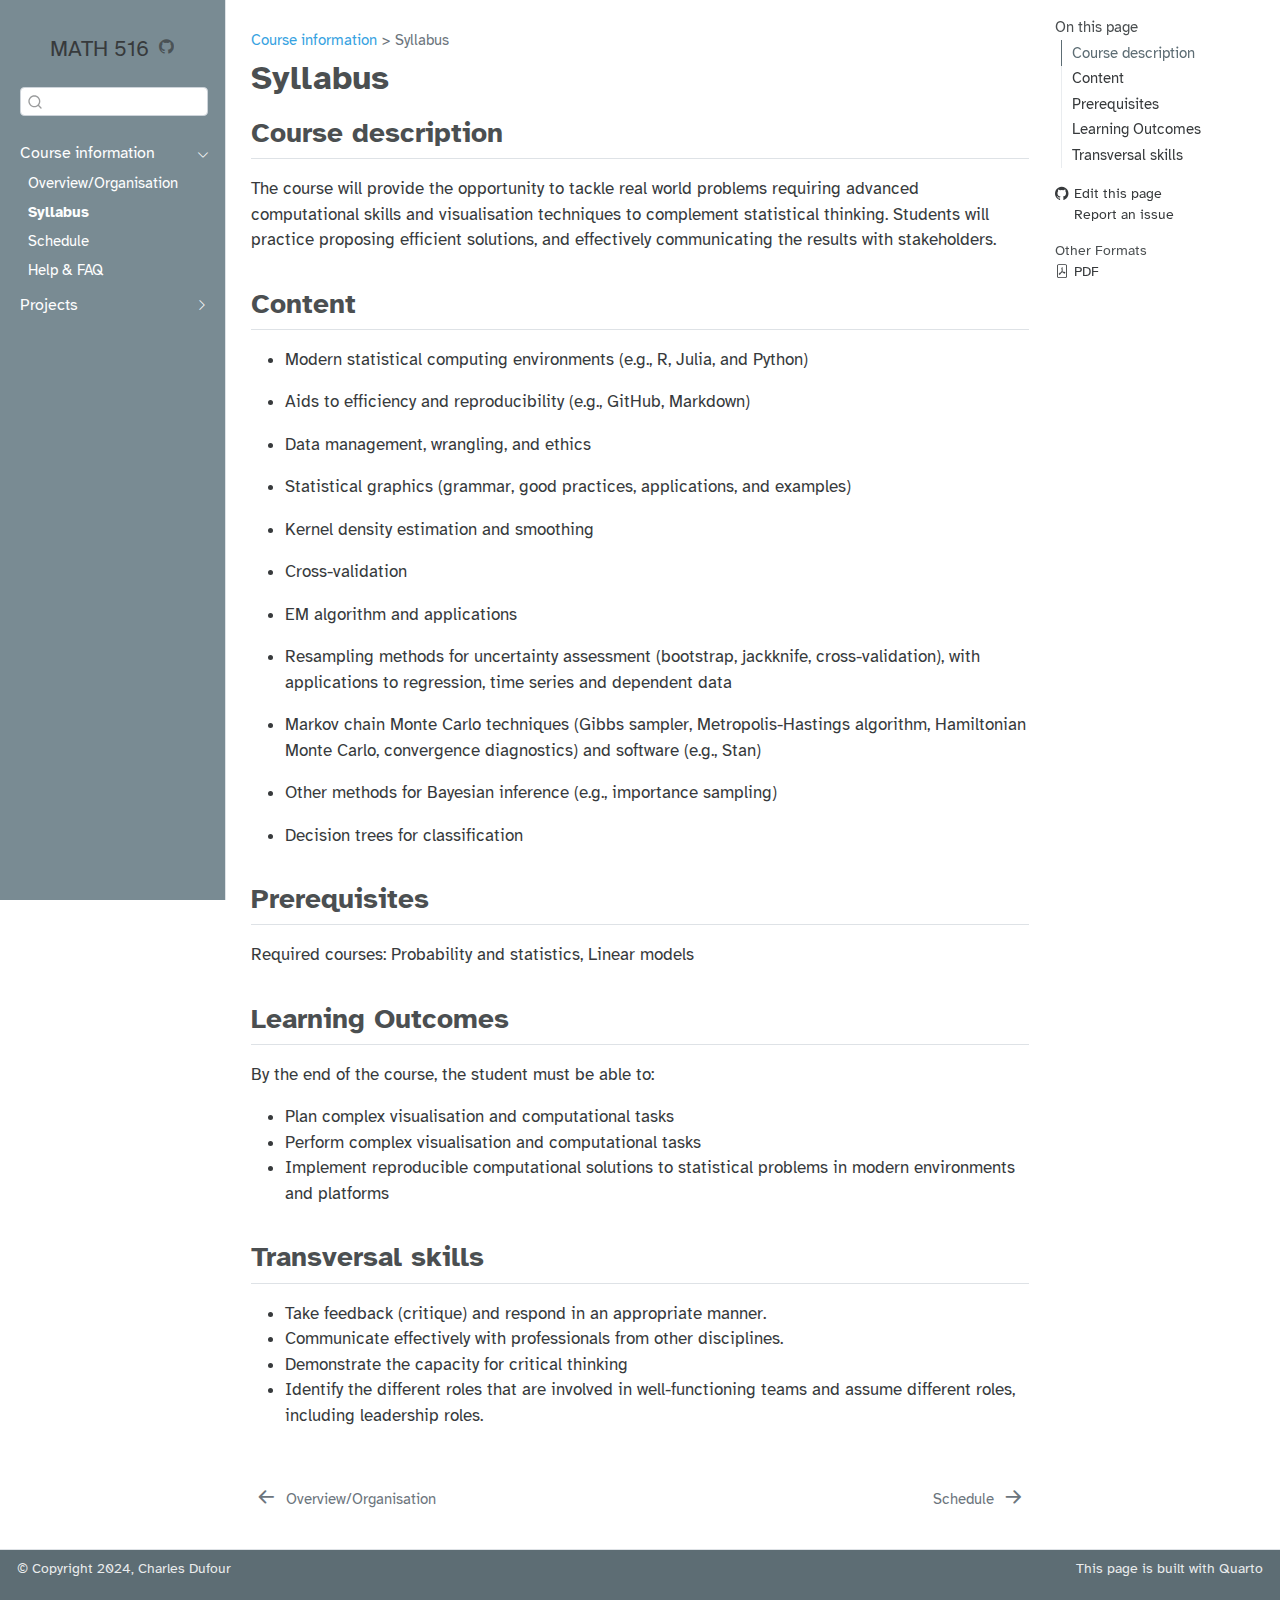
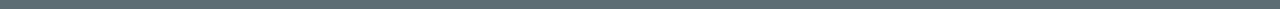
<file: course-syllabus.html>
<!DOCTYPE html>
<html xmlns="http://www.w3.org/1999/xhtml" lang="en" xml:lang="en"><head>

<meta charset="utf-8">
<meta name="generator" content="quarto-1.4.330">

<meta name="viewport" content="width=device-width, initial-scale=1.0, user-scalable=yes">


<title>MATH 516 - Syllabus</title>
<style>
code{white-space: pre-wrap;}
span.smallcaps{font-variant: small-caps;}
div.columns{display: flex; gap: min(4vw, 1.5em);}
div.column{flex: auto; overflow-x: auto;}
div.hanging-indent{margin-left: 1.5em; text-indent: -1.5em;}
ul.task-list{list-style: none;}
ul.task-list li input[type="checkbox"] {
  width: 0.8em;
  margin: 0 0.8em 0.2em -1em; /* quarto-specific, see https://github.com/quarto-dev/quarto-cli/issues/4556 */ 
  vertical-align: middle;
}
</style>


<script src="site_libs/quarto-nav/quarto-nav.js"></script>
<script src="site_libs/clipboard/clipboard.min.js"></script>
<script src="site_libs/quarto-search/autocomplete.umd.js"></script>
<script src="site_libs/quarto-search/fuse.min.js"></script>
<script src="site_libs/quarto-search/quarto-search.js"></script>
<meta name="quarto:offset" content="./">
<link href="./index.html" rel="next">
<link href="./course-overview.html" rel="prev">
<script src="site_libs/quarto-html/quarto.js"></script>
<script src="site_libs/quarto-html/popper.min.js"></script>
<script src="site_libs/quarto-html/tippy.umd.min.js"></script>
<script src="site_libs/quarto-html/anchor.min.js"></script>
<link href="site_libs/quarto-html/tippy.css" rel="stylesheet">
<link href="site_libs/quarto-html/quarto-syntax-highlighting.css" rel="stylesheet" id="quarto-text-highlighting-styles">
<script src="site_libs/bootstrap/bootstrap.min.js"></script>
<link href="site_libs/bootstrap/bootstrap-icons.css" rel="stylesheet">
<link href="site_libs/bootstrap/bootstrap.min.css" rel="stylesheet" id="quarto-bootstrap" data-mode="light">
<script id="quarto-search-options" type="application/json">{
  "location": "sidebar",
  "copy-button": false,
  "collapse-after": 3,
  "panel-placement": "start",
  "type": "textbox",
  "limit": 20,
  "keyboard-shortcut": [
    "f",
    "/",
    "s"
  ],
  "language": {
    "search-no-results-text": "No results",
    "search-matching-documents-text": "matching documents",
    "search-copy-link-title": "Copy link to search",
    "search-hide-matches-text": "Hide additional matches",
    "search-more-match-text": "more match in this document",
    "search-more-matches-text": "more matches in this document",
    "search-clear-button-title": "Clear",
    "search-detached-cancel-button-title": "Cancel",
    "search-submit-button-title": "Submit",
    "search-label": "Search"
  }
}</script>


<meta property="og:title" content="MATH 516 - Syllabus">
<meta property="og:description" content="Homepage for MATH 516- Applied Statistics at EPFL, Fall 2024.">
<meta property="og:site_name" content="MATH 516">
</head>

<body class="nav-sidebar docked">

<div id="quarto-search-results"></div>
  <header id="quarto-header" class="headroom fixed-top">
  <nav class="quarto-secondary-nav">
    <div class="container-fluid d-flex">
      <button type="button" class="quarto-btn-toggle btn" data-bs-toggle="collapse" data-bs-target="#quarto-sidebar,#quarto-sidebar-glass" aria-controls="quarto-sidebar" aria-expanded="false" aria-label="Toggle sidebar navigation" onclick="if (window.quartoToggleHeadroom) { window.quartoToggleHeadroom(); }">
        <i class="bi bi-layout-text-sidebar-reverse"></i>
      </button>
        <nav class="quarto-page-breadcrumbs" aria-label="breadcrumb"><ol class="breadcrumb"><li class="breadcrumb-item"><a href="./course-overview.html">Course information</a></li><li class="breadcrumb-item"><a href="./course-syllabus.html">Syllabus</a></li></ol></nav>
        <a class="flex-grow-1" role="button" data-bs-toggle="collapse" data-bs-target="#quarto-sidebar,#quarto-sidebar-glass" aria-controls="quarto-sidebar" aria-expanded="false" aria-label="Toggle sidebar navigation" onclick="if (window.quartoToggleHeadroom) { window.quartoToggleHeadroom(); }">      
        </a>
      <button type="button" class="btn quarto-search-button" aria-label="" onclick="window.quartoOpenSearch();">
        <i class="bi bi-search"></i>
      </button>
    </div>
  </nav>
</header>
<!-- content -->
<div id="quarto-content" class="quarto-container page-columns page-rows-contents page-layout-article">
<!-- sidebar -->
  <nav id="quarto-sidebar" class="sidebar collapse collapse-horizontal sidebar-navigation docked overflow-auto">
    <div class="pt-lg-2 mt-2 text-center sidebar-header">
    <div class="sidebar-title mb-0 py-0">
      <a href="./">MATH 516</a> 
        <div class="sidebar-tools-main">
    <a href="https://github.com/MATH-516/website" title="GitHub" class="quarto-navigation-tool px-1" aria-label="GitHub"><i class="bi bi-github"></i></a>
</div>
    </div>
      </div>
        <div class="mt-2 flex-shrink-0 align-items-center">
        <div class="sidebar-search">
        <div id="quarto-search" class="" title="Search"></div>
        </div>
        </div>
    <div class="sidebar-menu-container"> 
    <ul class="list-unstyled mt-1">
        <li class="sidebar-item sidebar-item-section">
      <div class="sidebar-item-container"> 
            <a class="sidebar-item-text sidebar-link text-start" data-bs-toggle="collapse" data-bs-target="#quarto-sidebar-section-1" aria-expanded="true">
 <span class="menu-text">Course information</span></a>
          <a class="sidebar-item-toggle text-start" data-bs-toggle="collapse" data-bs-target="#quarto-sidebar-section-1" aria-expanded="true" aria-label="Toggle section">
            <i class="bi bi-chevron-right ms-2"></i>
          </a> 
      </div>
      <ul id="quarto-sidebar-section-1" class="collapse list-unstyled sidebar-section depth1 show">  
          <li class="sidebar-item">
  <div class="sidebar-item-container"> 
  <a href="./course-overview.html" class="sidebar-item-text sidebar-link">
 <span class="menu-text">Overview/Organisation</span></a>
  </div>
</li>
          <li class="sidebar-item">
  <div class="sidebar-item-container"> 
  <a href="./course-syllabus.html" class="sidebar-item-text sidebar-link active">
 <span class="menu-text">Syllabus</span></a>
  </div>
</li>
          <li class="sidebar-item">
  <div class="sidebar-item-container"> 
  <a href="./index.html" class="sidebar-item-text sidebar-link">
 <span class="menu-text">Schedule</span></a>
  </div>
</li>
          <li class="sidebar-item">
  <div class="sidebar-item-container"> 
  <a href="./course-faq.html" class="sidebar-item-text sidebar-link">
 <span class="menu-text">Help &amp; FAQ</span></a>
  </div>
</li>
      </ul>
  </li>
        <li class="sidebar-item sidebar-item-section">
      <div class="sidebar-item-container"> 
            <a class="sidebar-item-text sidebar-link text-start collapsed" data-bs-toggle="collapse" data-bs-target="#quarto-sidebar-section-2" aria-expanded="false">
 <span class="menu-text">Projects</span></a>
          <a class="sidebar-item-toggle text-start collapsed" data-bs-toggle="collapse" data-bs-target="#quarto-sidebar-section-2" aria-expanded="false" aria-label="Toggle section">
            <i class="bi bi-chevron-right ms-2"></i>
          </a> 
      </div>
      <ul id="quarto-sidebar-section-2" class="collapse list-unstyled sidebar-section depth1 ">  
          <li class="sidebar-item">
  <div class="sidebar-item-container"> 
  <a href="./projects/project-01.html" class="sidebar-item-text sidebar-link">
 <span class="menu-text">Project Week 1</span></a>
  </div>
</li>
          <li class="sidebar-item">
  <div class="sidebar-item-container"> 
  <a href="./projects/project-02.html" class="sidebar-item-text sidebar-link">
 <span class="menu-text">Project Week 2</span></a>
  </div>
</li>
          <li class="sidebar-item">
  <div class="sidebar-item-container"> 
  <a href="./projects/tips-resources.html" class="sidebar-item-text sidebar-link">
 <span class="menu-text">Tips + resources</span></a>
  </div>
</li>
      </ul>
  </li>
    </ul>
    </div>
</nav>
<div id="quarto-sidebar-glass" data-bs-toggle="collapse" data-bs-target="#quarto-sidebar,#quarto-sidebar-glass"></div>
<!-- margin-sidebar -->
    <div id="quarto-margin-sidebar" class="sidebar margin-sidebar">
        <nav id="TOC" role="doc-toc" class="toc-active">
    <h2 id="toc-title">On this page</h2>
   
  <ul>
  <li><a href="#course-description" id="toc-course-description" class="nav-link active" data-scroll-target="#course-description">Course description</a></li>
  <li><a href="#content" id="toc-content" class="nav-link" data-scroll-target="#content">Content</a></li>
  <li><a href="#prerequisites" id="toc-prerequisites" class="nav-link" data-scroll-target="#prerequisites">Prerequisites</a></li>
  <li><a href="#learning-outcomes" id="toc-learning-outcomes" class="nav-link" data-scroll-target="#learning-outcomes">Learning Outcomes</a></li>
  <li><a href="#transversal-skills" id="toc-transversal-skills" class="nav-link" data-scroll-target="#transversal-skills">Transversal skills</a></li>
  </ul>
<div class="toc-actions"><ul><li><a href="https://github.com/MATH-516/website/edit/main/course-syllabus.qmd" class="toc-action"><i class="bi bi-github"></i>Edit this page</a></li><li><a href="https://github.com/MATH-516/website/issues/new" class="toc-action"><i class="bi empty"></i>Report an issue</a></li></ul></div><div class="quarto-alternate-formats"><h2>Other Formats</h2><ul><li><a href="course-syllabus.pdf"><i class="bi bi-file-pdf"></i>PDF</a></li></ul></div></nav>
    </div>
<!-- main -->
<main class="content" id="quarto-document-content">

<header id="title-block-header" class="quarto-title-block default"><nav class="quarto-page-breadcrumbs quarto-title-breadcrumbs d-none d-lg-block" aria-label="breadcrumb"><ol class="breadcrumb"><li class="breadcrumb-item"><a href="./course-overview.html">Course information</a></li><li class="breadcrumb-item"><a href="./course-syllabus.html">Syllabus</a></li></ol></nav>
<div class="quarto-title">
<h1 class="title">Syllabus</h1>
</div>



<div class="quarto-title-meta">

    
  
    
  </div>
  


</header>

<section id="course-description" class="level2">
<h2 class="anchored" data-anchor-id="course-description">Course description</h2>
<p>The course will provide the opportunity to tackle real world problems requiring advanced computational skills and visualisation techniques to complement statistical thinking. Students will practice proposing efficient solutions, and effectively communicating the results with stakeholders.</p>
</section>
<section id="content" class="level2">
<h2 class="anchored" data-anchor-id="content">Content</h2>
<ul>
<li><p>Modern statistical computing environments (e.g., R, Julia, and Python)</p></li>
<li><p>Aids to efficiency and reproducibility (e.g., GitHub, Markdown)</p></li>
<li><p>Data management, wrangling, and ethics</p></li>
<li><p>Statistical graphics (grammar, good practices, applications, and examples)</p></li>
<li><p>Kernel density estimation and smoothing</p></li>
<li><p>Cross-validation</p></li>
<li><p>EM algorithm and applications</p></li>
<li><p>Resampling methods for uncertainty assessment (bootstrap, jackknife, cross-validation), with applications to regression, time series and dependent data</p></li>
<li><p>Markov chain Monte Carlo techniques (Gibbs sampler, Metropolis-Hastings algorithm, Hamiltonian Monte Carlo, convergence diagnostics) and software (e.g., Stan)</p></li>
<li><p>Other methods for Bayesian inference (e.g., importance sampling)</p></li>
<li><p>Decision trees for classification</p></li>
</ul>
</section>
<section id="prerequisites" class="level2">
<h2 class="anchored" data-anchor-id="prerequisites">Prerequisites</h2>
<p>Required courses: Probability and statistics, Linear models</p>
</section>
<section id="learning-outcomes" class="level2">
<h2 class="anchored" data-anchor-id="learning-outcomes">Learning Outcomes</h2>
<p>By the end of the course, the student must be able to:</p>
<ul>
<li>Plan complex visualisation and computational tasks</li>
<li>Perform complex visualisation and computational tasks</li>
<li>Implement reproducible computational solutions to statistical problems in modern environments and platforms</li>
</ul>
</section>
<section id="transversal-skills" class="level2">
<h2 class="anchored" data-anchor-id="transversal-skills">Transversal skills</h2>
<ul>
<li>Take feedback (critique) and respond in an appropriate manner.</li>
<li>Communicate effectively with professionals from other disciplines.</li>
<li>Demonstrate the capacity for critical thinking</li>
<li>Identify the different roles that are involved in well-functioning teams and assume different roles, including leadership roles.</li>
</ul>


</section>

</main> <!-- /main -->
<script id="quarto-html-after-body" type="application/javascript">
window.document.addEventListener("DOMContentLoaded", function (event) {
  const toggleBodyColorMode = (bsSheetEl) => {
    const mode = bsSheetEl.getAttribute("data-mode");
    const bodyEl = window.document.querySelector("body");
    if (mode === "dark") {
      bodyEl.classList.add("quarto-dark");
      bodyEl.classList.remove("quarto-light");
    } else {
      bodyEl.classList.add("quarto-light");
      bodyEl.classList.remove("quarto-dark");
    }
  }
  const toggleBodyColorPrimary = () => {
    const bsSheetEl = window.document.querySelector("link#quarto-bootstrap");
    if (bsSheetEl) {
      toggleBodyColorMode(bsSheetEl);
    }
  }
  toggleBodyColorPrimary();  
  const icon = "";
  const anchorJS = new window.AnchorJS();
  anchorJS.options = {
    placement: 'right',
    icon: icon
  };
  anchorJS.add('.anchored');
  const isCodeAnnotation = (el) => {
    for (const clz of el.classList) {
      if (clz.startsWith('code-annotation-')) {                     
        return true;
      }
    }
    return false;
  }
  const clipboard = new window.ClipboardJS('.code-copy-button', {
    text: function(trigger) {
      const codeEl = trigger.previousElementSibling.cloneNode(true);
      for (const childEl of codeEl.children) {
        if (isCodeAnnotation(childEl)) {
          childEl.remove();
        }
      }
      return codeEl.innerText;
    }
  });
  clipboard.on('success', function(e) {
    // button target
    const button = e.trigger;
    // don't keep focus
    button.blur();
    // flash "checked"
    button.classList.add('code-copy-button-checked');
    var currentTitle = button.getAttribute("title");
    button.setAttribute("title", "Copied!");
    let tooltip;
    if (window.bootstrap) {
      button.setAttribute("data-bs-toggle", "tooltip");
      button.setAttribute("data-bs-placement", "left");
      button.setAttribute("data-bs-title", "Copied!");
      tooltip = new bootstrap.Tooltip(button, 
        { trigger: "manual", 
          customClass: "code-copy-button-tooltip",
          offset: [0, -8]});
      tooltip.show();    
    }
    setTimeout(function() {
      if (tooltip) {
        tooltip.hide();
        button.removeAttribute("data-bs-title");
        button.removeAttribute("data-bs-toggle");
        button.removeAttribute("data-bs-placement");
      }
      button.setAttribute("title", currentTitle);
      button.classList.remove('code-copy-button-checked');
    }, 1000);
    // clear code selection
    e.clearSelection();
  });
  function tippyHover(el, contentFn, onTriggerFn, onUntriggerFn) {
    const config = {
      allowHTML: true,
      maxWidth: 500,
      delay: 100,
      arrow: false,
      appendTo: function(el) {
          return el.parentElement;
      },
      interactive: true,
      interactiveBorder: 10,
      theme: 'quarto',
      placement: 'bottom-start',
    };
    if (contentFn) {
      config.content = contentFn;
    }
    if (onTriggerFn) {
      config.onTrigger = onTriggerFn;
    }
    if (onUntriggerFn) {
      config.onUntrigger = onUntriggerFn;
    }
    window.tippy(el, config); 
  }
  const noterefs = window.document.querySelectorAll('a[role="doc-noteref"]');
  for (var i=0; i<noterefs.length; i++) {
    const ref = noterefs[i];
    tippyHover(ref, function() {
      // use id or data attribute instead here
      let href = ref.getAttribute('data-footnote-href') || ref.getAttribute('href');
      try { href = new URL(href).hash; } catch {}
      const id = href.replace(/^#\/?/, "");
      const note = window.document.getElementById(id);
      return note.innerHTML;
    });
  }
  const xrefs = window.document.querySelectorAll('a.quarto-xref');
  const processXRef = (id, note) => {
    // Strip column container classes
    const stripColumnClz = (el) => {
      el.classList.remove("page-full", "page-columns");
      if (el.children) {
        for (const child of el.children) {
          stripColumnClz(child);
        }
      }
    }
    stripColumnClz(note)
    if (id.startsWith('sec-')) {
      // Special case sections, only their first couple elements
      const container = document.createElement("div");
      if (note.children && note.children.length > 2) {
        for (let i = 0; i < 2; i++) {
          container.appendChild(note.children[i].cloneNode(true));
        }
        return container.innerHTML
      } else {
        return note.innerHTML;
      }
    } else {
      // Remove any anchor links if they are present
      const anchorLink = note.querySelector('a.anchorjs-link');
      if (anchorLink) {
        anchorLink.remove();
      }
      return note.innerHTML;
    }
  }
  for (var i=0; i<xrefs.length; i++) {
    const xref = xrefs[i];
    tippyHover(xref, undefined, function(instance) {
      instance.disable();
      let url = xref.getAttribute('href');
      let hash = undefined; 
      if (url.startsWith('#')) {
        hash = url;
      } else {
        try { hash = new URL(url).hash; } catch {}
      }
      if (hash) {
        const id = hash.replace(/^#\/?/, "");
        const note = window.document.getElementById(id);
        if (note !== null) {
          try {
            const html = processXRef(id, note.cloneNode(true));
            instance.setContent(html);
          } finally {
            instance.enable();
            instance.show();
          }
        } else {
          // See if we can fetch this
          fetch(url.split('#')[0])
          .then(res => res.text())
          .then(html => {
            const parser = new DOMParser();
            const htmlDoc = parser.parseFromString(html, "text/html");
            const note = htmlDoc.getElementById(id);
            if (note !== null) {
              const html = processXRef(id, note);
              instance.setContent(html);
            } 
          }).finally(() => {
            instance.enable();
            instance.show();
          });
        }
      }
    }, function(instance) {
    });
  }
      let selectedAnnoteEl;
      const selectorForAnnotation = ( cell, annotation) => {
        let cellAttr = 'data-code-cell="' + cell + '"';
        let lineAttr = 'data-code-annotation="' +  annotation + '"';
        const selector = 'span[' + cellAttr + '][' + lineAttr + ']';
        return selector;
      }
      const selectCodeLines = (annoteEl) => {
        const doc = window.document;
        const targetCell = annoteEl.getAttribute("data-target-cell");
        const targetAnnotation = annoteEl.getAttribute("data-target-annotation");
        const annoteSpan = window.document.querySelector(selectorForAnnotation(targetCell, targetAnnotation));
        const lines = annoteSpan.getAttribute("data-code-lines").split(",");
        const lineIds = lines.map((line) => {
          return targetCell + "-" + line;
        })
        let top = null;
        let height = null;
        let parent = null;
        if (lineIds.length > 0) {
            //compute the position of the single el (top and bottom and make a div)
            const el = window.document.getElementById(lineIds[0]);
            top = el.offsetTop;
            height = el.offsetHeight;
            parent = el.parentElement.parentElement;
          if (lineIds.length > 1) {
            const lastEl = window.document.getElementById(lineIds[lineIds.length - 1]);
            const bottom = lastEl.offsetTop + lastEl.offsetHeight;
            height = bottom - top;
          }
          if (top !== null && height !== null && parent !== null) {
            // cook up a div (if necessary) and position it 
            let div = window.document.getElementById("code-annotation-line-highlight");
            if (div === null) {
              div = window.document.createElement("div");
              div.setAttribute("id", "code-annotation-line-highlight");
              div.style.position = 'absolute';
              parent.appendChild(div);
            }
            div.style.top = top - 2 + "px";
            div.style.height = height + 4 + "px";
            div.style.left = 0;
            let gutterDiv = window.document.getElementById("code-annotation-line-highlight-gutter");
            if (gutterDiv === null) {
              gutterDiv = window.document.createElement("div");
              gutterDiv.setAttribute("id", "code-annotation-line-highlight-gutter");
              gutterDiv.style.position = 'absolute';
              const codeCell = window.document.getElementById(targetCell);
              const gutter = codeCell.querySelector('.code-annotation-gutter');
              gutter.appendChild(gutterDiv);
            }
            gutterDiv.style.top = top - 2 + "px";
            gutterDiv.style.height = height + 4 + "px";
          }
          selectedAnnoteEl = annoteEl;
        }
      };
      const unselectCodeLines = () => {
        const elementsIds = ["code-annotation-line-highlight", "code-annotation-line-highlight-gutter"];
        elementsIds.forEach((elId) => {
          const div = window.document.getElementById(elId);
          if (div) {
            div.remove();
          }
        });
        selectedAnnoteEl = undefined;
      };
        // Handle positioning of the toggle
    window.addEventListener(
      "resize",
      throttle(() => {
        console.log("RESIZE");
        elRect = undefined;
        if (selectedAnnoteEl) {
          selectCodeLines(selectedAnnoteEl);
        }
      }, 10)
    );
    function throttle(fn, ms) {
    let throttle = false;
    let timer;
      return (...args) => {
        if(!throttle) { // first call gets through
            fn.apply(this, args);
            throttle = true;
        } else { // all the others get throttled
            if(timer) clearTimeout(timer); // cancel #2
            timer = setTimeout(() => {
              fn.apply(this, args);
              timer = throttle = false;
            }, ms);
        }
      };
    }
      // Attach click handler to the DT
      const annoteDls = window.document.querySelectorAll('dt[data-target-cell]');
      for (const annoteDlNode of annoteDls) {
        annoteDlNode.addEventListener('click', (event) => {
          const clickedEl = event.target;
          if (clickedEl !== selectedAnnoteEl) {
            unselectCodeLines();
            const activeEl = window.document.querySelector('dt[data-target-cell].code-annotation-active');
            if (activeEl) {
              activeEl.classList.remove('code-annotation-active');
            }
            selectCodeLines(clickedEl);
            clickedEl.classList.add('code-annotation-active');
          } else {
            // Unselect the line
            unselectCodeLines();
            clickedEl.classList.remove('code-annotation-active');
          }
        });
      }
  const findCites = (el) => {
    const parentEl = el.parentElement;
    if (parentEl) {
      const cites = parentEl.dataset.cites;
      if (cites) {
        return {
          el,
          cites: cites.split(' ')
        };
      } else {
        return findCites(el.parentElement)
      }
    } else {
      return undefined;
    }
  };
  var bibliorefs = window.document.querySelectorAll('a[role="doc-biblioref"]');
  for (var i=0; i<bibliorefs.length; i++) {
    const ref = bibliorefs[i];
    const citeInfo = findCites(ref);
    if (citeInfo) {
      tippyHover(citeInfo.el, function() {
        var popup = window.document.createElement('div');
        citeInfo.cites.forEach(function(cite) {
          var citeDiv = window.document.createElement('div');
          citeDiv.classList.add('hanging-indent');
          citeDiv.classList.add('csl-entry');
          var biblioDiv = window.document.getElementById('ref-' + cite);
          if (biblioDiv) {
            citeDiv.innerHTML = biblioDiv.innerHTML;
          }
          popup.appendChild(citeDiv);
        });
        return popup.innerHTML;
      });
    }
  }
});
</script>
<nav class="page-navigation">
  <div class="nav-page nav-page-previous">
      <a href="./course-overview.html" class="pagination-link">
        <i class="bi bi-arrow-left-short"></i> <span class="nav-page-text">Overview/Organisation</span>
      </a>          
  </div>
  <div class="nav-page nav-page-next">
      <a href="./index.html" class="pagination-link">
        <span class="nav-page-text">Schedule</span> <i class="bi bi-arrow-right-short"></i>
      </a>
  </div>
</nav>
</div> <!-- /content -->
<footer class="footer">
  <div class="nav-footer">
    <div class="nav-footer-left">
<p>© Copyright 2024, Charles Dufour</p>
</div>   
    <div class="nav-footer-center">
      &nbsp;
    </div>
    <div class="nav-footer-right">
<p>This page is built with <a href="https://quarto.org/">Quarto</a></p>
</div>
  </div>
</footer>




</body></html>
</file>
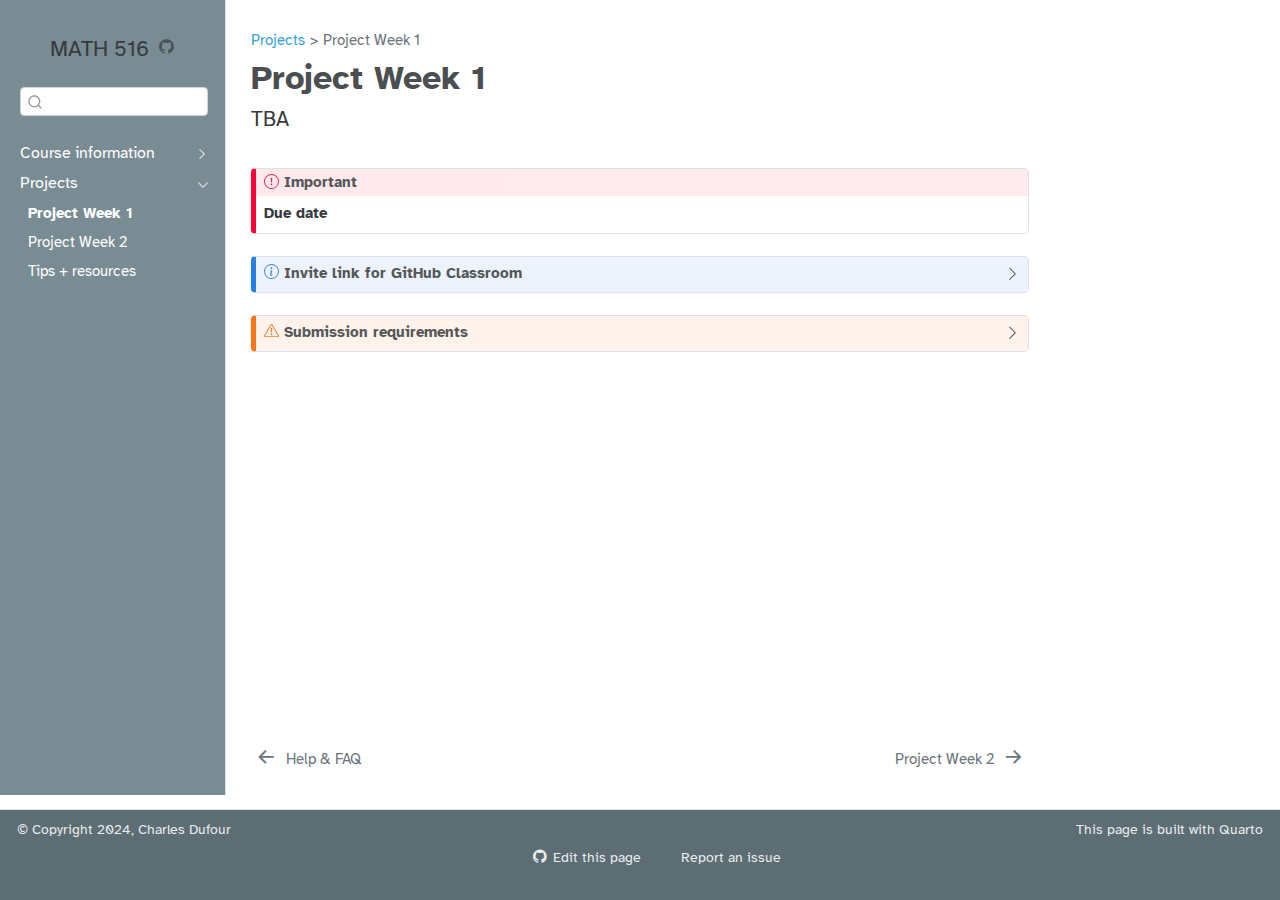
<file: projects/project-01.html>
<!DOCTYPE html>
<html xmlns="http://www.w3.org/1999/xhtml" lang="en" xml:lang="en"><head>

<meta charset="utf-8">
<meta name="generator" content="quarto-1.4.330">

<meta name="viewport" content="width=device-width, initial-scale=1.0, user-scalable=yes">


<title>MATH 516 - Project Week 1</title>
<style>
code{white-space: pre-wrap;}
span.smallcaps{font-variant: small-caps;}
div.columns{display: flex; gap: min(4vw, 1.5em);}
div.column{flex: auto; overflow-x: auto;}
div.hanging-indent{margin-left: 1.5em; text-indent: -1.5em;}
ul.task-list{list-style: none;}
ul.task-list li input[type="checkbox"] {
  width: 0.8em;
  margin: 0 0.8em 0.2em -1em; /* quarto-specific, see https://github.com/quarto-dev/quarto-cli/issues/4556 */ 
  vertical-align: middle;
}
</style>


<script src="../site_libs/quarto-nav/quarto-nav.js"></script>
<script src="../site_libs/clipboard/clipboard.min.js"></script>
<script src="../site_libs/quarto-search/autocomplete.umd.js"></script>
<script src="../site_libs/quarto-search/fuse.min.js"></script>
<script src="../site_libs/quarto-search/quarto-search.js"></script>
<meta name="quarto:offset" content="../">
<link href="../projects/project-02.html" rel="next">
<link href="../course-faq.html" rel="prev">
<script src="../site_libs/quarto-html/quarto.js"></script>
<script src="../site_libs/quarto-html/popper.min.js"></script>
<script src="../site_libs/quarto-html/tippy.umd.min.js"></script>
<script src="../site_libs/quarto-html/anchor.min.js"></script>
<link href="../site_libs/quarto-html/tippy.css" rel="stylesheet">
<link href="../site_libs/quarto-html/quarto-syntax-highlighting.css" rel="stylesheet" id="quarto-text-highlighting-styles">
<script src="../site_libs/bootstrap/bootstrap.min.js"></script>
<link href="../site_libs/bootstrap/bootstrap-icons.css" rel="stylesheet">
<link href="../site_libs/bootstrap/bootstrap.min.css" rel="stylesheet" id="quarto-bootstrap" data-mode="light">
<script id="quarto-search-options" type="application/json">{
  "location": "sidebar",
  "copy-button": false,
  "collapse-after": 3,
  "panel-placement": "start",
  "type": "textbox",
  "limit": 20,
  "keyboard-shortcut": [
    "f",
    "/",
    "s"
  ],
  "language": {
    "search-no-results-text": "No results",
    "search-matching-documents-text": "matching documents",
    "search-copy-link-title": "Copy link to search",
    "search-hide-matches-text": "Hide additional matches",
    "search-more-match-text": "more match in this document",
    "search-more-matches-text": "more matches in this document",
    "search-clear-button-title": "Clear",
    "search-detached-cancel-button-title": "Cancel",
    "search-submit-button-title": "Submit",
    "search-label": "Search"
  }
}</script>


<meta property="og:title" content="MATH 516 - Project Week 1">
<meta property="og:description" content="TBA">
<meta property="og:site_name" content="MATH 516">
</head>

<body class="nav-sidebar docked">

<div id="quarto-search-results"></div>
  <header id="quarto-header" class="headroom fixed-top">
  <nav class="quarto-secondary-nav">
    <div class="container-fluid d-flex">
      <button type="button" class="quarto-btn-toggle btn" data-bs-toggle="collapse" data-bs-target="#quarto-sidebar,#quarto-sidebar-glass" aria-controls="quarto-sidebar" aria-expanded="false" aria-label="Toggle sidebar navigation" onclick="if (window.quartoToggleHeadroom) { window.quartoToggleHeadroom(); }">
        <i class="bi bi-layout-text-sidebar-reverse"></i>
      </button>
        <nav class="quarto-page-breadcrumbs" aria-label="breadcrumb"><ol class="breadcrumb"><li class="breadcrumb-item"><a href="../projects/project-01.html">Projects</a></li><li class="breadcrumb-item"><a href="../projects/project-01.html">Project Week 1</a></li></ol></nav>
        <a class="flex-grow-1" role="button" data-bs-toggle="collapse" data-bs-target="#quarto-sidebar,#quarto-sidebar-glass" aria-controls="quarto-sidebar" aria-expanded="false" aria-label="Toggle sidebar navigation" onclick="if (window.quartoToggleHeadroom) { window.quartoToggleHeadroom(); }">      
        </a>
      <button type="button" class="btn quarto-search-button" aria-label="" onclick="window.quartoOpenSearch();">
        <i class="bi bi-search"></i>
      </button>
    </div>
  </nav>
</header>
<!-- content -->
<div id="quarto-content" class="quarto-container page-columns page-rows-contents page-layout-article">
<!-- sidebar -->
  <nav id="quarto-sidebar" class="sidebar collapse collapse-horizontal sidebar-navigation docked overflow-auto">
    <div class="pt-lg-2 mt-2 text-center sidebar-header">
    <div class="sidebar-title mb-0 py-0">
      <a href="../">MATH 516</a> 
        <div class="sidebar-tools-main">
    <a href="https://github.com/MATH-516/website" title="GitHub" class="quarto-navigation-tool px-1" aria-label="GitHub"><i class="bi bi-github"></i></a>
</div>
    </div>
      </div>
        <div class="mt-2 flex-shrink-0 align-items-center">
        <div class="sidebar-search">
        <div id="quarto-search" class="" title="Search"></div>
        </div>
        </div>
    <div class="sidebar-menu-container"> 
    <ul class="list-unstyled mt-1">
        <li class="sidebar-item sidebar-item-section">
      <div class="sidebar-item-container"> 
            <a class="sidebar-item-text sidebar-link text-start collapsed" data-bs-toggle="collapse" data-bs-target="#quarto-sidebar-section-1" aria-expanded="false">
 <span class="menu-text">Course information</span></a>
          <a class="sidebar-item-toggle text-start collapsed" data-bs-toggle="collapse" data-bs-target="#quarto-sidebar-section-1" aria-expanded="false" aria-label="Toggle section">
            <i class="bi bi-chevron-right ms-2"></i>
          </a> 
      </div>
      <ul id="quarto-sidebar-section-1" class="collapse list-unstyled sidebar-section depth1 ">  
          <li class="sidebar-item">
  <div class="sidebar-item-container"> 
  <a href="../course-overview.html" class="sidebar-item-text sidebar-link">
 <span class="menu-text">Overview/Organisation</span></a>
  </div>
</li>
          <li class="sidebar-item">
  <div class="sidebar-item-container"> 
  <a href="../course-syllabus.html" class="sidebar-item-text sidebar-link">
 <span class="menu-text">Syllabus</span></a>
  </div>
</li>
          <li class="sidebar-item">
  <div class="sidebar-item-container"> 
  <a href="../index.html" class="sidebar-item-text sidebar-link">
 <span class="menu-text">Schedule</span></a>
  </div>
</li>
          <li class="sidebar-item">
  <div class="sidebar-item-container"> 
  <a href="../course-faq.html" class="sidebar-item-text sidebar-link">
 <span class="menu-text">Help &amp; FAQ</span></a>
  </div>
</li>
      </ul>
  </li>
        <li class="sidebar-item sidebar-item-section">
      <div class="sidebar-item-container"> 
            <a class="sidebar-item-text sidebar-link text-start" data-bs-toggle="collapse" data-bs-target="#quarto-sidebar-section-2" aria-expanded="true">
 <span class="menu-text">Projects</span></a>
          <a class="sidebar-item-toggle text-start" data-bs-toggle="collapse" data-bs-target="#quarto-sidebar-section-2" aria-expanded="true" aria-label="Toggle section">
            <i class="bi bi-chevron-right ms-2"></i>
          </a> 
      </div>
      <ul id="quarto-sidebar-section-2" class="collapse list-unstyled sidebar-section depth1 show">  
          <li class="sidebar-item">
  <div class="sidebar-item-container"> 
  <a href="../projects/project-01.html" class="sidebar-item-text sidebar-link active">
 <span class="menu-text">Project Week 1</span></a>
  </div>
</li>
          <li class="sidebar-item">
  <div class="sidebar-item-container"> 
  <a href="../projects/project-02.html" class="sidebar-item-text sidebar-link">
 <span class="menu-text">Project Week 2</span></a>
  </div>
</li>
          <li class="sidebar-item">
  <div class="sidebar-item-container"> 
  <a href="../projects/tips-resources.html" class="sidebar-item-text sidebar-link">
 <span class="menu-text">Tips + resources</span></a>
  </div>
</li>
      </ul>
  </li>
    </ul>
    </div>
</nav>
<div id="quarto-sidebar-glass" data-bs-toggle="collapse" data-bs-target="#quarto-sidebar,#quarto-sidebar-glass"></div>
<!-- margin-sidebar -->
    <div id="quarto-margin-sidebar" class="sidebar margin-sidebar">
        
    </div>
<!-- main -->
<main class="content" id="quarto-document-content">

<header id="title-block-header" class="quarto-title-block default"><nav class="quarto-page-breadcrumbs quarto-title-breadcrumbs d-none d-lg-block" aria-label="breadcrumb"><ol class="breadcrumb"><li class="breadcrumb-item"><a href="../projects/project-01.html">Projects</a></li><li class="breadcrumb-item"><a href="../projects/project-01.html">Project Week 1</a></li></ol></nav>
<div class="quarto-title">
<h1 class="title">Project Week 1</h1>
<p class="subtitle lead">TBA</p>
</div>



<div class="quarto-title-meta">

    
  
    
  </div>
  


</header>

<div class="callout callout-style-default callout-important callout-titled">
<div class="callout-header d-flex align-content-center">
<div class="callout-icon-container">
<i class="callout-icon"></i>
</div>
<div class="callout-title-container flex-fill">
Important
</div>
</div>
<div class="callout-body-container callout-body">
<p><strong>Due date</strong></p>
</div>
</div>
<div class="callout callout-style-default callout-note callout-titled">
<div class="callout-header d-flex align-content-center" data-bs-toggle="collapse" data-bs-target=".callout-2-contents" aria-controls="callout-2" aria-expanded="false" aria-label="Toggle callout">
<div class="callout-icon-container">
<i class="callout-icon"></i>
</div>
<div class="callout-title-container flex-fill">
Invite link for GitHub Classroom
</div>
<div class="callout-btn-toggle d-inline-block border-0 py-1 ps-1 pe-0 float-end"><i class="callout-toggle"></i></div>
</div>
<div id="callout-2" class="callout-2-contents callout-collapse collapse">
<div class="callout-body-container callout-body">
<p>Use the corresponding invite link in <a href="https://docs.google.com/document/d/1afF2fwIfGWERRVEiZRsjQilJc3vNa6i4ncfPBSvJJD0/edit?usp=sharing">this google doc</a> (accessible with your EPFL account) to accept the project, and either join an existing team or create a new one. Once this is done, go to the <a href="https://github.com/MATH-516">course GitHub organization</a> and locate the repo titled <code>project-TEAM-NAME</code> to get started.</p>
</div>
</div>
</div>
<div class="callout callout-style-default callout-warning callout-titled">
<div class="callout-header d-flex align-content-center" data-bs-toggle="collapse" data-bs-target=".callout-3-contents" aria-controls="callout-3" aria-expanded="false" aria-label="Toggle callout">
<div class="callout-icon-container">
<i class="callout-icon"></i>
</div>
<div class="callout-title-container flex-fill">
Submission requirements
</div>
<div class="callout-btn-toggle d-inline-block border-0 py-1 ps-1 pe-0 float-end"><i class="callout-toggle"></i></div>
</div>
<div id="callout-3" class="callout-3-contents callout-collapse collapse">
<div class="callout-body-container callout-body">
<p>You are required to hand in a PDF version of your report <code>report.pdf</code> (generated from the quarto file <code>report.qmd</code>) and the quarto file itself. The <code>report.qmd</code> should contain all the code necessary to reproduce your results: you should not show the actual code in the PDF report, unless you want to point out something specific.</p>
<p>Your <code>README.md</code> should contain instructions on reproducing the PDF report from the quarto file. This can be useful if you have issues with the automatic generation of the PDF report right before the deadline.</p>
<p><strong>Checklist</strong>:</p>
<ol type="1">
<li><input type="checkbox"><code>report.pdf</code> in GitHub repository (<strong>max 20 pages</strong>)</li>
<li><input type="checkbox">Source code in GitHub repository</li>
<li><input type="checkbox"><code>README.md</code> with instructions on how to run the code and reproduce the PDF report</li>
</ol>
</div>
</div>
</div>



</main> <!-- /main -->
<script id="quarto-html-after-body" type="application/javascript">
window.document.addEventListener("DOMContentLoaded", function (event) {
  const toggleBodyColorMode = (bsSheetEl) => {
    const mode = bsSheetEl.getAttribute("data-mode");
    const bodyEl = window.document.querySelector("body");
    if (mode === "dark") {
      bodyEl.classList.add("quarto-dark");
      bodyEl.classList.remove("quarto-light");
    } else {
      bodyEl.classList.add("quarto-light");
      bodyEl.classList.remove("quarto-dark");
    }
  }
  const toggleBodyColorPrimary = () => {
    const bsSheetEl = window.document.querySelector("link#quarto-bootstrap");
    if (bsSheetEl) {
      toggleBodyColorMode(bsSheetEl);
    }
  }
  toggleBodyColorPrimary();  
  const icon = "";
  const anchorJS = new window.AnchorJS();
  anchorJS.options = {
    placement: 'right',
    icon: icon
  };
  anchorJS.add('.anchored');
  const isCodeAnnotation = (el) => {
    for (const clz of el.classList) {
      if (clz.startsWith('code-annotation-')) {                     
        return true;
      }
    }
    return false;
  }
  const clipboard = new window.ClipboardJS('.code-copy-button', {
    text: function(trigger) {
      const codeEl = trigger.previousElementSibling.cloneNode(true);
      for (const childEl of codeEl.children) {
        if (isCodeAnnotation(childEl)) {
          childEl.remove();
        }
      }
      return codeEl.innerText;
    }
  });
  clipboard.on('success', function(e) {
    // button target
    const button = e.trigger;
    // don't keep focus
    button.blur();
    // flash "checked"
    button.classList.add('code-copy-button-checked');
    var currentTitle = button.getAttribute("title");
    button.setAttribute("title", "Copied!");
    let tooltip;
    if (window.bootstrap) {
      button.setAttribute("data-bs-toggle", "tooltip");
      button.setAttribute("data-bs-placement", "left");
      button.setAttribute("data-bs-title", "Copied!");
      tooltip = new bootstrap.Tooltip(button, 
        { trigger: "manual", 
          customClass: "code-copy-button-tooltip",
          offset: [0, -8]});
      tooltip.show();    
    }
    setTimeout(function() {
      if (tooltip) {
        tooltip.hide();
        button.removeAttribute("data-bs-title");
        button.removeAttribute("data-bs-toggle");
        button.removeAttribute("data-bs-placement");
      }
      button.setAttribute("title", currentTitle);
      button.classList.remove('code-copy-button-checked');
    }, 1000);
    // clear code selection
    e.clearSelection();
  });
  function tippyHover(el, contentFn, onTriggerFn, onUntriggerFn) {
    const config = {
      allowHTML: true,
      maxWidth: 500,
      delay: 100,
      arrow: false,
      appendTo: function(el) {
          return el.parentElement;
      },
      interactive: true,
      interactiveBorder: 10,
      theme: 'quarto',
      placement: 'bottom-start',
    };
    if (contentFn) {
      config.content = contentFn;
    }
    if (onTriggerFn) {
      config.onTrigger = onTriggerFn;
    }
    if (onUntriggerFn) {
      config.onUntrigger = onUntriggerFn;
    }
    window.tippy(el, config); 
  }
  const noterefs = window.document.querySelectorAll('a[role="doc-noteref"]');
  for (var i=0; i<noterefs.length; i++) {
    const ref = noterefs[i];
    tippyHover(ref, function() {
      // use id or data attribute instead here
      let href = ref.getAttribute('data-footnote-href') || ref.getAttribute('href');
      try { href = new URL(href).hash; } catch {}
      const id = href.replace(/^#\/?/, "");
      const note = window.document.getElementById(id);
      return note.innerHTML;
    });
  }
  const xrefs = window.document.querySelectorAll('a.quarto-xref');
  const processXRef = (id, note) => {
    // Strip column container classes
    const stripColumnClz = (el) => {
      el.classList.remove("page-full", "page-columns");
      if (el.children) {
        for (const child of el.children) {
          stripColumnClz(child);
        }
      }
    }
    stripColumnClz(note)
    if (id.startsWith('sec-')) {
      // Special case sections, only their first couple elements
      const container = document.createElement("div");
      if (note.children && note.children.length > 2) {
        for (let i = 0; i < 2; i++) {
          container.appendChild(note.children[i].cloneNode(true));
        }
        return container.innerHTML
      } else {
        return note.innerHTML;
      }
    } else {
      // Remove any anchor links if they are present
      const anchorLink = note.querySelector('a.anchorjs-link');
      if (anchorLink) {
        anchorLink.remove();
      }
      return note.innerHTML;
    }
  }
  for (var i=0; i<xrefs.length; i++) {
    const xref = xrefs[i];
    tippyHover(xref, undefined, function(instance) {
      instance.disable();
      let url = xref.getAttribute('href');
      let hash = undefined; 
      if (url.startsWith('#')) {
        hash = url;
      } else {
        try { hash = new URL(url).hash; } catch {}
      }
      if (hash) {
        const id = hash.replace(/^#\/?/, "");
        const note = window.document.getElementById(id);
        if (note !== null) {
          try {
            const html = processXRef(id, note.cloneNode(true));
            instance.setContent(html);
          } finally {
            instance.enable();
            instance.show();
          }
        } else {
          // See if we can fetch this
          fetch(url.split('#')[0])
          .then(res => res.text())
          .then(html => {
            const parser = new DOMParser();
            const htmlDoc = parser.parseFromString(html, "text/html");
            const note = htmlDoc.getElementById(id);
            if (note !== null) {
              const html = processXRef(id, note);
              instance.setContent(html);
            } 
          }).finally(() => {
            instance.enable();
            instance.show();
          });
        }
      }
    }, function(instance) {
    });
  }
      let selectedAnnoteEl;
      const selectorForAnnotation = ( cell, annotation) => {
        let cellAttr = 'data-code-cell="' + cell + '"';
        let lineAttr = 'data-code-annotation="' +  annotation + '"';
        const selector = 'span[' + cellAttr + '][' + lineAttr + ']';
        return selector;
      }
      const selectCodeLines = (annoteEl) => {
        const doc = window.document;
        const targetCell = annoteEl.getAttribute("data-target-cell");
        const targetAnnotation = annoteEl.getAttribute("data-target-annotation");
        const annoteSpan = window.document.querySelector(selectorForAnnotation(targetCell, targetAnnotation));
        const lines = annoteSpan.getAttribute("data-code-lines").split(",");
        const lineIds = lines.map((line) => {
          return targetCell + "-" + line;
        })
        let top = null;
        let height = null;
        let parent = null;
        if (lineIds.length > 0) {
            //compute the position of the single el (top and bottom and make a div)
            const el = window.document.getElementById(lineIds[0]);
            top = el.offsetTop;
            height = el.offsetHeight;
            parent = el.parentElement.parentElement;
          if (lineIds.length > 1) {
            const lastEl = window.document.getElementById(lineIds[lineIds.length - 1]);
            const bottom = lastEl.offsetTop + lastEl.offsetHeight;
            height = bottom - top;
          }
          if (top !== null && height !== null && parent !== null) {
            // cook up a div (if necessary) and position it 
            let div = window.document.getElementById("code-annotation-line-highlight");
            if (div === null) {
              div = window.document.createElement("div");
              div.setAttribute("id", "code-annotation-line-highlight");
              div.style.position = 'absolute';
              parent.appendChild(div);
            }
            div.style.top = top - 2 + "px";
            div.style.height = height + 4 + "px";
            div.style.left = 0;
            let gutterDiv = window.document.getElementById("code-annotation-line-highlight-gutter");
            if (gutterDiv === null) {
              gutterDiv = window.document.createElement("div");
              gutterDiv.setAttribute("id", "code-annotation-line-highlight-gutter");
              gutterDiv.style.position = 'absolute';
              const codeCell = window.document.getElementById(targetCell);
              const gutter = codeCell.querySelector('.code-annotation-gutter');
              gutter.appendChild(gutterDiv);
            }
            gutterDiv.style.top = top - 2 + "px";
            gutterDiv.style.height = height + 4 + "px";
          }
          selectedAnnoteEl = annoteEl;
        }
      };
      const unselectCodeLines = () => {
        const elementsIds = ["code-annotation-line-highlight", "code-annotation-line-highlight-gutter"];
        elementsIds.forEach((elId) => {
          const div = window.document.getElementById(elId);
          if (div) {
            div.remove();
          }
        });
        selectedAnnoteEl = undefined;
      };
        // Handle positioning of the toggle
    window.addEventListener(
      "resize",
      throttle(() => {
        console.log("RESIZE");
        elRect = undefined;
        if (selectedAnnoteEl) {
          selectCodeLines(selectedAnnoteEl);
        }
      }, 10)
    );
    function throttle(fn, ms) {
    let throttle = false;
    let timer;
      return (...args) => {
        if(!throttle) { // first call gets through
            fn.apply(this, args);
            throttle = true;
        } else { // all the others get throttled
            if(timer) clearTimeout(timer); // cancel #2
            timer = setTimeout(() => {
              fn.apply(this, args);
              timer = throttle = false;
            }, ms);
        }
      };
    }
      // Attach click handler to the DT
      const annoteDls = window.document.querySelectorAll('dt[data-target-cell]');
      for (const annoteDlNode of annoteDls) {
        annoteDlNode.addEventListener('click', (event) => {
          const clickedEl = event.target;
          if (clickedEl !== selectedAnnoteEl) {
            unselectCodeLines();
            const activeEl = window.document.querySelector('dt[data-target-cell].code-annotation-active');
            if (activeEl) {
              activeEl.classList.remove('code-annotation-active');
            }
            selectCodeLines(clickedEl);
            clickedEl.classList.add('code-annotation-active');
          } else {
            // Unselect the line
            unselectCodeLines();
            clickedEl.classList.remove('code-annotation-active');
          }
        });
      }
  const findCites = (el) => {
    const parentEl = el.parentElement;
    if (parentEl) {
      const cites = parentEl.dataset.cites;
      if (cites) {
        return {
          el,
          cites: cites.split(' ')
        };
      } else {
        return findCites(el.parentElement)
      }
    } else {
      return undefined;
    }
  };
  var bibliorefs = window.document.querySelectorAll('a[role="doc-biblioref"]');
  for (var i=0; i<bibliorefs.length; i++) {
    const ref = bibliorefs[i];
    const citeInfo = findCites(ref);
    if (citeInfo) {
      tippyHover(citeInfo.el, function() {
        var popup = window.document.createElement('div');
        citeInfo.cites.forEach(function(cite) {
          var citeDiv = window.document.createElement('div');
          citeDiv.classList.add('hanging-indent');
          citeDiv.classList.add('csl-entry');
          var biblioDiv = window.document.getElementById('ref-' + cite);
          if (biblioDiv) {
            citeDiv.innerHTML = biblioDiv.innerHTML;
          }
          popup.appendChild(citeDiv);
        });
        return popup.innerHTML;
      });
    }
  }
});
</script>
<nav class="page-navigation">
  <div class="nav-page nav-page-previous">
      <a href="../course-faq.html" class="pagination-link">
        <i class="bi bi-arrow-left-short"></i> <span class="nav-page-text">Help &amp; FAQ</span>
      </a>          
  </div>
  <div class="nav-page nav-page-next">
      <a href="../projects/project-02.html" class="pagination-link">
        <span class="nav-page-text">Project Week 2</span> <i class="bi bi-arrow-right-short"></i>
      </a>
  </div>
</nav>
</div> <!-- /content -->
<footer class="footer">
  <div class="nav-footer">
    <div class="nav-footer-left">
<p>© Copyright 2024, Charles Dufour</p>
</div>   
    <div class="nav-footer-center">
      &nbsp;
    <div class="toc-actions"><ul><li><a href="https://github.com/MATH-516/website/edit/main/projects/project-01.qmd" class="toc-action"><i class="bi bi-github"></i>Edit this page</a></li><li><a href="https://github.com/MATH-516/website/issues/new" class="toc-action"><i class="bi empty"></i>Report an issue</a></li></ul></div></div>
    <div class="nav-footer-right">
<p>This page is built with <a href="https://quarto.org/">Quarto</a></p>
</div>
  </div>
</footer>




</body></html>
</file>
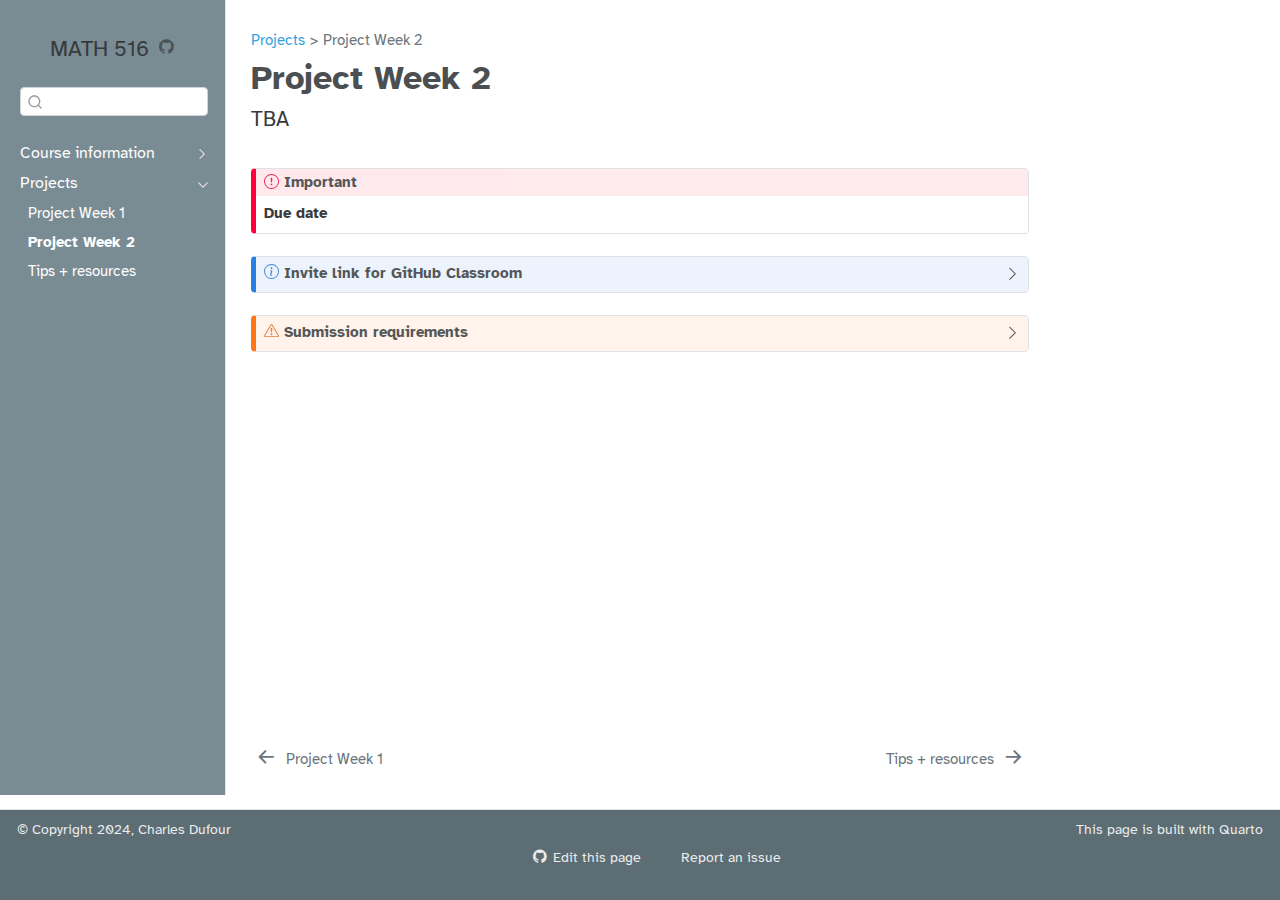
<file: projects/project-02.html>
<!DOCTYPE html>
<html xmlns="http://www.w3.org/1999/xhtml" lang="en" xml:lang="en"><head>

<meta charset="utf-8">
<meta name="generator" content="quarto-1.4.330">

<meta name="viewport" content="width=device-width, initial-scale=1.0, user-scalable=yes">


<title>MATH 516 - Project Week 2</title>
<style>
code{white-space: pre-wrap;}
span.smallcaps{font-variant: small-caps;}
div.columns{display: flex; gap: min(4vw, 1.5em);}
div.column{flex: auto; overflow-x: auto;}
div.hanging-indent{margin-left: 1.5em; text-indent: -1.5em;}
ul.task-list{list-style: none;}
ul.task-list li input[type="checkbox"] {
  width: 0.8em;
  margin: 0 0.8em 0.2em -1em; /* quarto-specific, see https://github.com/quarto-dev/quarto-cli/issues/4556 */ 
  vertical-align: middle;
}
</style>


<script src="../site_libs/quarto-nav/quarto-nav.js"></script>
<script src="../site_libs/clipboard/clipboard.min.js"></script>
<script src="../site_libs/quarto-search/autocomplete.umd.js"></script>
<script src="../site_libs/quarto-search/fuse.min.js"></script>
<script src="../site_libs/quarto-search/quarto-search.js"></script>
<meta name="quarto:offset" content="../">
<link href="../projects/tips-resources.html" rel="next">
<link href="../projects/project-01.html" rel="prev">
<script src="../site_libs/quarto-html/quarto.js"></script>
<script src="../site_libs/quarto-html/popper.min.js"></script>
<script src="../site_libs/quarto-html/tippy.umd.min.js"></script>
<script src="../site_libs/quarto-html/anchor.min.js"></script>
<link href="../site_libs/quarto-html/tippy.css" rel="stylesheet">
<link href="../site_libs/quarto-html/quarto-syntax-highlighting.css" rel="stylesheet" id="quarto-text-highlighting-styles">
<script src="../site_libs/bootstrap/bootstrap.min.js"></script>
<link href="../site_libs/bootstrap/bootstrap-icons.css" rel="stylesheet">
<link href="../site_libs/bootstrap/bootstrap.min.css" rel="stylesheet" id="quarto-bootstrap" data-mode="light">
<script id="quarto-search-options" type="application/json">{
  "location": "sidebar",
  "copy-button": false,
  "collapse-after": 3,
  "panel-placement": "start",
  "type": "textbox",
  "limit": 20,
  "keyboard-shortcut": [
    "f",
    "/",
    "s"
  ],
  "language": {
    "search-no-results-text": "No results",
    "search-matching-documents-text": "matching documents",
    "search-copy-link-title": "Copy link to search",
    "search-hide-matches-text": "Hide additional matches",
    "search-more-match-text": "more match in this document",
    "search-more-matches-text": "more matches in this document",
    "search-clear-button-title": "Clear",
    "search-detached-cancel-button-title": "Cancel",
    "search-submit-button-title": "Submit",
    "search-label": "Search"
  }
}</script>


<meta property="og:title" content="MATH 516 - Project Week 2">
<meta property="og:description" content="TBA">
<meta property="og:site_name" content="MATH 516">
</head>

<body class="nav-sidebar docked">

<div id="quarto-search-results"></div>
  <header id="quarto-header" class="headroom fixed-top">
  <nav class="quarto-secondary-nav">
    <div class="container-fluid d-flex">
      <button type="button" class="quarto-btn-toggle btn" data-bs-toggle="collapse" data-bs-target="#quarto-sidebar,#quarto-sidebar-glass" aria-controls="quarto-sidebar" aria-expanded="false" aria-label="Toggle sidebar navigation" onclick="if (window.quartoToggleHeadroom) { window.quartoToggleHeadroom(); }">
        <i class="bi bi-layout-text-sidebar-reverse"></i>
      </button>
        <nav class="quarto-page-breadcrumbs" aria-label="breadcrumb"><ol class="breadcrumb"><li class="breadcrumb-item"><a href="../projects/project-01.html">Projects</a></li><li class="breadcrumb-item"><a href="../projects/project-02.html">Project Week 2</a></li></ol></nav>
        <a class="flex-grow-1" role="button" data-bs-toggle="collapse" data-bs-target="#quarto-sidebar,#quarto-sidebar-glass" aria-controls="quarto-sidebar" aria-expanded="false" aria-label="Toggle sidebar navigation" onclick="if (window.quartoToggleHeadroom) { window.quartoToggleHeadroom(); }">      
        </a>
      <button type="button" class="btn quarto-search-button" aria-label="" onclick="window.quartoOpenSearch();">
        <i class="bi bi-search"></i>
      </button>
    </div>
  </nav>
</header>
<!-- content -->
<div id="quarto-content" class="quarto-container page-columns page-rows-contents page-layout-article">
<!-- sidebar -->
  <nav id="quarto-sidebar" class="sidebar collapse collapse-horizontal sidebar-navigation docked overflow-auto">
    <div class="pt-lg-2 mt-2 text-center sidebar-header">
    <div class="sidebar-title mb-0 py-0">
      <a href="../">MATH 516</a> 
        <div class="sidebar-tools-main">
    <a href="https://github.com/MATH-516/website" title="GitHub" class="quarto-navigation-tool px-1" aria-label="GitHub"><i class="bi bi-github"></i></a>
</div>
    </div>
      </div>
        <div class="mt-2 flex-shrink-0 align-items-center">
        <div class="sidebar-search">
        <div id="quarto-search" class="" title="Search"></div>
        </div>
        </div>
    <div class="sidebar-menu-container"> 
    <ul class="list-unstyled mt-1">
        <li class="sidebar-item sidebar-item-section">
      <div class="sidebar-item-container"> 
            <a class="sidebar-item-text sidebar-link text-start collapsed" data-bs-toggle="collapse" data-bs-target="#quarto-sidebar-section-1" aria-expanded="false">
 <span class="menu-text">Course information</span></a>
          <a class="sidebar-item-toggle text-start collapsed" data-bs-toggle="collapse" data-bs-target="#quarto-sidebar-section-1" aria-expanded="false" aria-label="Toggle section">
            <i class="bi bi-chevron-right ms-2"></i>
          </a> 
      </div>
      <ul id="quarto-sidebar-section-1" class="collapse list-unstyled sidebar-section depth1 ">  
          <li class="sidebar-item">
  <div class="sidebar-item-container"> 
  <a href="../course-overview.html" class="sidebar-item-text sidebar-link">
 <span class="menu-text">Overview/Organisation</span></a>
  </div>
</li>
          <li class="sidebar-item">
  <div class="sidebar-item-container"> 
  <a href="../course-syllabus.html" class="sidebar-item-text sidebar-link">
 <span class="menu-text">Syllabus</span></a>
  </div>
</li>
          <li class="sidebar-item">
  <div class="sidebar-item-container"> 
  <a href="../index.html" class="sidebar-item-text sidebar-link">
 <span class="menu-text">Schedule</span></a>
  </div>
</li>
          <li class="sidebar-item">
  <div class="sidebar-item-container"> 
  <a href="../course-faq.html" class="sidebar-item-text sidebar-link">
 <span class="menu-text">Help &amp; FAQ</span></a>
  </div>
</li>
      </ul>
  </li>
        <li class="sidebar-item sidebar-item-section">
      <div class="sidebar-item-container"> 
            <a class="sidebar-item-text sidebar-link text-start" data-bs-toggle="collapse" data-bs-target="#quarto-sidebar-section-2" aria-expanded="true">
 <span class="menu-text">Projects</span></a>
          <a class="sidebar-item-toggle text-start" data-bs-toggle="collapse" data-bs-target="#quarto-sidebar-section-2" aria-expanded="true" aria-label="Toggle section">
            <i class="bi bi-chevron-right ms-2"></i>
          </a> 
      </div>
      <ul id="quarto-sidebar-section-2" class="collapse list-unstyled sidebar-section depth1 show">  
          <li class="sidebar-item">
  <div class="sidebar-item-container"> 
  <a href="../projects/project-01.html" class="sidebar-item-text sidebar-link">
 <span class="menu-text">Project Week 1</span></a>
  </div>
</li>
          <li class="sidebar-item">
  <div class="sidebar-item-container"> 
  <a href="../projects/project-02.html" class="sidebar-item-text sidebar-link active">
 <span class="menu-text">Project Week 2</span></a>
  </div>
</li>
          <li class="sidebar-item">
  <div class="sidebar-item-container"> 
  <a href="../projects/tips-resources.html" class="sidebar-item-text sidebar-link">
 <span class="menu-text">Tips + resources</span></a>
  </div>
</li>
      </ul>
  </li>
    </ul>
    </div>
</nav>
<div id="quarto-sidebar-glass" data-bs-toggle="collapse" data-bs-target="#quarto-sidebar,#quarto-sidebar-glass"></div>
<!-- margin-sidebar -->
    <div id="quarto-margin-sidebar" class="sidebar margin-sidebar">
        
    </div>
<!-- main -->
<main class="content" id="quarto-document-content">

<header id="title-block-header" class="quarto-title-block default"><nav class="quarto-page-breadcrumbs quarto-title-breadcrumbs d-none d-lg-block" aria-label="breadcrumb"><ol class="breadcrumb"><li class="breadcrumb-item"><a href="../projects/project-01.html">Projects</a></li><li class="breadcrumb-item"><a href="../projects/project-02.html">Project Week 2</a></li></ol></nav>
<div class="quarto-title">
<h1 class="title">Project Week 2</h1>
<p class="subtitle lead">TBA</p>
</div>



<div class="quarto-title-meta">

    
  
    
  </div>
  


</header>

<div class="callout callout-style-default callout-important callout-titled">
<div class="callout-header d-flex align-content-center">
<div class="callout-icon-container">
<i class="callout-icon"></i>
</div>
<div class="callout-title-container flex-fill">
Important
</div>
</div>
<div class="callout-body-container callout-body">
<p><strong>Due date</strong></p>
</div>
</div>
<div class="callout callout-style-default callout-note callout-titled">
<div class="callout-header d-flex align-content-center" data-bs-toggle="collapse" data-bs-target=".callout-2-contents" aria-controls="callout-2" aria-expanded="false" aria-label="Toggle callout">
<div class="callout-icon-container">
<i class="callout-icon"></i>
</div>
<div class="callout-title-container flex-fill">
Invite link for GitHub Classroom
</div>
<div class="callout-btn-toggle d-inline-block border-0 py-1 ps-1 pe-0 float-end"><i class="callout-toggle"></i></div>
</div>
<div id="callout-2" class="callout-2-contents callout-collapse collapse">
<div class="callout-body-container callout-body">
<p>Use the corresponding invite link in <a href="https://docs.google.com/document/d/1afF2fwIfGWERRVEiZRsjQilJc3vNa6i4ncfPBSvJJD0/edit?usp=sharing">this google doc</a> (accessible with your EPFL account) to accept the project, and either join an existing team or create a new one. Once this is done, go to the <a href="https://github.com/MATH-516">course GitHub organization</a> and locate the repo titled <code>project-TEAM-NAME</code> to get started.</p>
</div>
</div>
</div>
<div class="callout callout-style-default callout-warning callout-titled">
<div class="callout-header d-flex align-content-center" data-bs-toggle="collapse" data-bs-target=".callout-3-contents" aria-controls="callout-3" aria-expanded="false" aria-label="Toggle callout">
<div class="callout-icon-container">
<i class="callout-icon"></i>
</div>
<div class="callout-title-container flex-fill">
Submission requirements
</div>
<div class="callout-btn-toggle d-inline-block border-0 py-1 ps-1 pe-0 float-end"><i class="callout-toggle"></i></div>
</div>
<div id="callout-3" class="callout-3-contents callout-collapse collapse">
<div class="callout-body-container callout-body">
<p>You are required to hand in a PDF version of your report <code>report.pdf</code> (generated from the quarto file <code>report.qmd</code>) and the quarto file itself. The <code>report.qmd</code> should contain all the code necessary to reproduce your results: you should not show the actual code in the PDF report, unless you want to point out something specific.</p>
<p>Your <code>README.md</code> should contain instructions on reproducing the PDF report from the quarto file. This can be useful if you have issues with the automatic generation of the PDF report right before the deadline.</p>
<p><strong>Checklist</strong>:</p>
<ol type="1">
<li><input type="checkbox"><code>report.pdf</code> in GitHub repository (<strong>max 20 pages</strong>)</li>
<li><input type="checkbox">Source code in GitHub repository</li>
<li><input type="checkbox"><code>README.md</code> with instructions on how to run the code and reproduce the PDF report</li>
</ol>
</div>
</div>
</div>



</main> <!-- /main -->
<script id="quarto-html-after-body" type="application/javascript">
window.document.addEventListener("DOMContentLoaded", function (event) {
  const toggleBodyColorMode = (bsSheetEl) => {
    const mode = bsSheetEl.getAttribute("data-mode");
    const bodyEl = window.document.querySelector("body");
    if (mode === "dark") {
      bodyEl.classList.add("quarto-dark");
      bodyEl.classList.remove("quarto-light");
    } else {
      bodyEl.classList.add("quarto-light");
      bodyEl.classList.remove("quarto-dark");
    }
  }
  const toggleBodyColorPrimary = () => {
    const bsSheetEl = window.document.querySelector("link#quarto-bootstrap");
    if (bsSheetEl) {
      toggleBodyColorMode(bsSheetEl);
    }
  }
  toggleBodyColorPrimary();  
  const icon = "";
  const anchorJS = new window.AnchorJS();
  anchorJS.options = {
    placement: 'right',
    icon: icon
  };
  anchorJS.add('.anchored');
  const isCodeAnnotation = (el) => {
    for (const clz of el.classList) {
      if (clz.startsWith('code-annotation-')) {                     
        return true;
      }
    }
    return false;
  }
  const clipboard = new window.ClipboardJS('.code-copy-button', {
    text: function(trigger) {
      const codeEl = trigger.previousElementSibling.cloneNode(true);
      for (const childEl of codeEl.children) {
        if (isCodeAnnotation(childEl)) {
          childEl.remove();
        }
      }
      return codeEl.innerText;
    }
  });
  clipboard.on('success', function(e) {
    // button target
    const button = e.trigger;
    // don't keep focus
    button.blur();
    // flash "checked"
    button.classList.add('code-copy-button-checked');
    var currentTitle = button.getAttribute("title");
    button.setAttribute("title", "Copied!");
    let tooltip;
    if (window.bootstrap) {
      button.setAttribute("data-bs-toggle", "tooltip");
      button.setAttribute("data-bs-placement", "left");
      button.setAttribute("data-bs-title", "Copied!");
      tooltip = new bootstrap.Tooltip(button, 
        { trigger: "manual", 
          customClass: "code-copy-button-tooltip",
          offset: [0, -8]});
      tooltip.show();    
    }
    setTimeout(function() {
      if (tooltip) {
        tooltip.hide();
        button.removeAttribute("data-bs-title");
        button.removeAttribute("data-bs-toggle");
        button.removeAttribute("data-bs-placement");
      }
      button.setAttribute("title", currentTitle);
      button.classList.remove('code-copy-button-checked');
    }, 1000);
    // clear code selection
    e.clearSelection();
  });
  function tippyHover(el, contentFn, onTriggerFn, onUntriggerFn) {
    const config = {
      allowHTML: true,
      maxWidth: 500,
      delay: 100,
      arrow: false,
      appendTo: function(el) {
          return el.parentElement;
      },
      interactive: true,
      interactiveBorder: 10,
      theme: 'quarto',
      placement: 'bottom-start',
    };
    if (contentFn) {
      config.content = contentFn;
    }
    if (onTriggerFn) {
      config.onTrigger = onTriggerFn;
    }
    if (onUntriggerFn) {
      config.onUntrigger = onUntriggerFn;
    }
    window.tippy(el, config); 
  }
  const noterefs = window.document.querySelectorAll('a[role="doc-noteref"]');
  for (var i=0; i<noterefs.length; i++) {
    const ref = noterefs[i];
    tippyHover(ref, function() {
      // use id or data attribute instead here
      let href = ref.getAttribute('data-footnote-href') || ref.getAttribute('href');
      try { href = new URL(href).hash; } catch {}
      const id = href.replace(/^#\/?/, "");
      const note = window.document.getElementById(id);
      return note.innerHTML;
    });
  }
  const xrefs = window.document.querySelectorAll('a.quarto-xref');
  const processXRef = (id, note) => {
    // Strip column container classes
    const stripColumnClz = (el) => {
      el.classList.remove("page-full", "page-columns");
      if (el.children) {
        for (const child of el.children) {
          stripColumnClz(child);
        }
      }
    }
    stripColumnClz(note)
    if (id.startsWith('sec-')) {
      // Special case sections, only their first couple elements
      const container = document.createElement("div");
      if (note.children && note.children.length > 2) {
        for (let i = 0; i < 2; i++) {
          container.appendChild(note.children[i].cloneNode(true));
        }
        return container.innerHTML
      } else {
        return note.innerHTML;
      }
    } else {
      // Remove any anchor links if they are present
      const anchorLink = note.querySelector('a.anchorjs-link');
      if (anchorLink) {
        anchorLink.remove();
      }
      return note.innerHTML;
    }
  }
  for (var i=0; i<xrefs.length; i++) {
    const xref = xrefs[i];
    tippyHover(xref, undefined, function(instance) {
      instance.disable();
      let url = xref.getAttribute('href');
      let hash = undefined; 
      if (url.startsWith('#')) {
        hash = url;
      } else {
        try { hash = new URL(url).hash; } catch {}
      }
      if (hash) {
        const id = hash.replace(/^#\/?/, "");
        const note = window.document.getElementById(id);
        if (note !== null) {
          try {
            const html = processXRef(id, note.cloneNode(true));
            instance.setContent(html);
          } finally {
            instance.enable();
            instance.show();
          }
        } else {
          // See if we can fetch this
          fetch(url.split('#')[0])
          .then(res => res.text())
          .then(html => {
            const parser = new DOMParser();
            const htmlDoc = parser.parseFromString(html, "text/html");
            const note = htmlDoc.getElementById(id);
            if (note !== null) {
              const html = processXRef(id, note);
              instance.setContent(html);
            } 
          }).finally(() => {
            instance.enable();
            instance.show();
          });
        }
      }
    }, function(instance) {
    });
  }
      let selectedAnnoteEl;
      const selectorForAnnotation = ( cell, annotation) => {
        let cellAttr = 'data-code-cell="' + cell + '"';
        let lineAttr = 'data-code-annotation="' +  annotation + '"';
        const selector = 'span[' + cellAttr + '][' + lineAttr + ']';
        return selector;
      }
      const selectCodeLines = (annoteEl) => {
        const doc = window.document;
        const targetCell = annoteEl.getAttribute("data-target-cell");
        const targetAnnotation = annoteEl.getAttribute("data-target-annotation");
        const annoteSpan = window.document.querySelector(selectorForAnnotation(targetCell, targetAnnotation));
        const lines = annoteSpan.getAttribute("data-code-lines").split(",");
        const lineIds = lines.map((line) => {
          return targetCell + "-" + line;
        })
        let top = null;
        let height = null;
        let parent = null;
        if (lineIds.length > 0) {
            //compute the position of the single el (top and bottom and make a div)
            const el = window.document.getElementById(lineIds[0]);
            top = el.offsetTop;
            height = el.offsetHeight;
            parent = el.parentElement.parentElement;
          if (lineIds.length > 1) {
            const lastEl = window.document.getElementById(lineIds[lineIds.length - 1]);
            const bottom = lastEl.offsetTop + lastEl.offsetHeight;
            height = bottom - top;
          }
          if (top !== null && height !== null && parent !== null) {
            // cook up a div (if necessary) and position it 
            let div = window.document.getElementById("code-annotation-line-highlight");
            if (div === null) {
              div = window.document.createElement("div");
              div.setAttribute("id", "code-annotation-line-highlight");
              div.style.position = 'absolute';
              parent.appendChild(div);
            }
            div.style.top = top - 2 + "px";
            div.style.height = height + 4 + "px";
            div.style.left = 0;
            let gutterDiv = window.document.getElementById("code-annotation-line-highlight-gutter");
            if (gutterDiv === null) {
              gutterDiv = window.document.createElement("div");
              gutterDiv.setAttribute("id", "code-annotation-line-highlight-gutter");
              gutterDiv.style.position = 'absolute';
              const codeCell = window.document.getElementById(targetCell);
              const gutter = codeCell.querySelector('.code-annotation-gutter');
              gutter.appendChild(gutterDiv);
            }
            gutterDiv.style.top = top - 2 + "px";
            gutterDiv.style.height = height + 4 + "px";
          }
          selectedAnnoteEl = annoteEl;
        }
      };
      const unselectCodeLines = () => {
        const elementsIds = ["code-annotation-line-highlight", "code-annotation-line-highlight-gutter"];
        elementsIds.forEach((elId) => {
          const div = window.document.getElementById(elId);
          if (div) {
            div.remove();
          }
        });
        selectedAnnoteEl = undefined;
      };
        // Handle positioning of the toggle
    window.addEventListener(
      "resize",
      throttle(() => {
        console.log("RESIZE");
        elRect = undefined;
        if (selectedAnnoteEl) {
          selectCodeLines(selectedAnnoteEl);
        }
      }, 10)
    );
    function throttle(fn, ms) {
    let throttle = false;
    let timer;
      return (...args) => {
        if(!throttle) { // first call gets through
            fn.apply(this, args);
            throttle = true;
        } else { // all the others get throttled
            if(timer) clearTimeout(timer); // cancel #2
            timer = setTimeout(() => {
              fn.apply(this, args);
              timer = throttle = false;
            }, ms);
        }
      };
    }
      // Attach click handler to the DT
      const annoteDls = window.document.querySelectorAll('dt[data-target-cell]');
      for (const annoteDlNode of annoteDls) {
        annoteDlNode.addEventListener('click', (event) => {
          const clickedEl = event.target;
          if (clickedEl !== selectedAnnoteEl) {
            unselectCodeLines();
            const activeEl = window.document.querySelector('dt[data-target-cell].code-annotation-active');
            if (activeEl) {
              activeEl.classList.remove('code-annotation-active');
            }
            selectCodeLines(clickedEl);
            clickedEl.classList.add('code-annotation-active');
          } else {
            // Unselect the line
            unselectCodeLines();
            clickedEl.classList.remove('code-annotation-active');
          }
        });
      }
  const findCites = (el) => {
    const parentEl = el.parentElement;
    if (parentEl) {
      const cites = parentEl.dataset.cites;
      if (cites) {
        return {
          el,
          cites: cites.split(' ')
        };
      } else {
        return findCites(el.parentElement)
      }
    } else {
      return undefined;
    }
  };
  var bibliorefs = window.document.querySelectorAll('a[role="doc-biblioref"]');
  for (var i=0; i<bibliorefs.length; i++) {
    const ref = bibliorefs[i];
    const citeInfo = findCites(ref);
    if (citeInfo) {
      tippyHover(citeInfo.el, function() {
        var popup = window.document.createElement('div');
        citeInfo.cites.forEach(function(cite) {
          var citeDiv = window.document.createElement('div');
          citeDiv.classList.add('hanging-indent');
          citeDiv.classList.add('csl-entry');
          var biblioDiv = window.document.getElementById('ref-' + cite);
          if (biblioDiv) {
            citeDiv.innerHTML = biblioDiv.innerHTML;
          }
          popup.appendChild(citeDiv);
        });
        return popup.innerHTML;
      });
    }
  }
});
</script>
<nav class="page-navigation">
  <div class="nav-page nav-page-previous">
      <a href="../projects/project-01.html" class="pagination-link">
        <i class="bi bi-arrow-left-short"></i> <span class="nav-page-text">Project Week 1</span>
      </a>          
  </div>
  <div class="nav-page nav-page-next">
      <a href="../projects/tips-resources.html" class="pagination-link">
        <span class="nav-page-text">Tips + resources</span> <i class="bi bi-arrow-right-short"></i>
      </a>
  </div>
</nav>
</div> <!-- /content -->
<footer class="footer">
  <div class="nav-footer">
    <div class="nav-footer-left">
<p>© Copyright 2024, Charles Dufour</p>
</div>   
    <div class="nav-footer-center">
      &nbsp;
    <div class="toc-actions"><ul><li><a href="https://github.com/MATH-516/website/edit/main/projects/project-02.qmd" class="toc-action"><i class="bi bi-github"></i>Edit this page</a></li><li><a href="https://github.com/MATH-516/website/issues/new" class="toc-action"><i class="bi empty"></i>Report an issue</a></li></ul></div></div>
    <div class="nav-footer-right">
<p>This page is built with <a href="https://quarto.org/">Quarto</a></p>
</div>
  </div>
</footer>




</body></html>
</file>
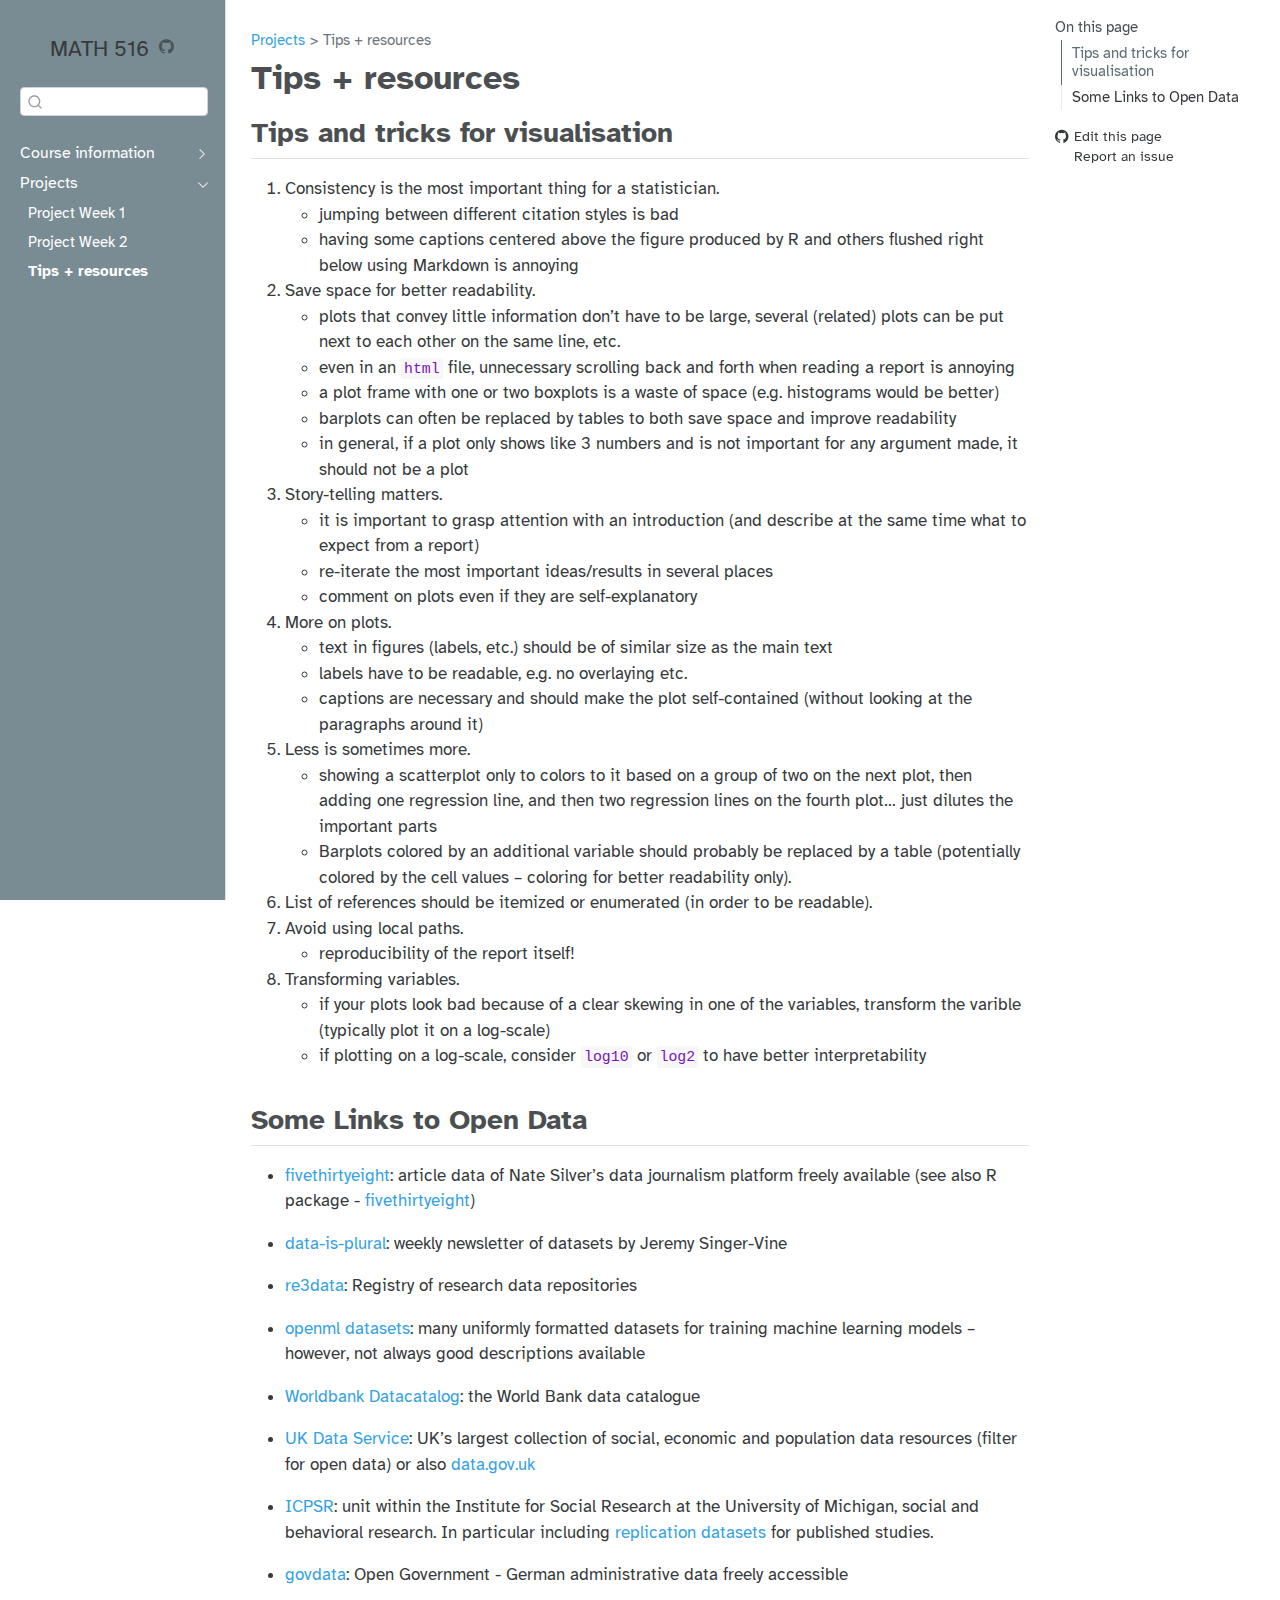
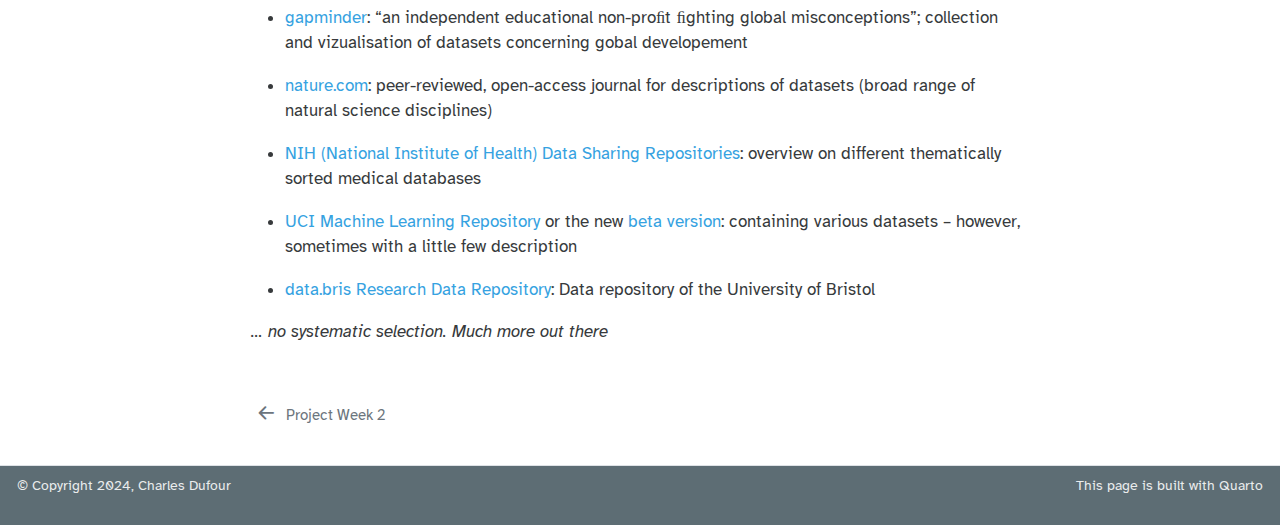
<file: projects/tips-resources.html>
<!DOCTYPE html>
<html xmlns="http://www.w3.org/1999/xhtml" lang="en" xml:lang="en"><head>

<meta charset="utf-8">
<meta name="generator" content="quarto-1.4.330">

<meta name="viewport" content="width=device-width, initial-scale=1.0, user-scalable=yes">


<title>MATH 516 - Tips + resources</title>
<style>
code{white-space: pre-wrap;}
span.smallcaps{font-variant: small-caps;}
div.columns{display: flex; gap: min(4vw, 1.5em);}
div.column{flex: auto; overflow-x: auto;}
div.hanging-indent{margin-left: 1.5em; text-indent: -1.5em;}
ul.task-list{list-style: none;}
ul.task-list li input[type="checkbox"] {
  width: 0.8em;
  margin: 0 0.8em 0.2em -1em; /* quarto-specific, see https://github.com/quarto-dev/quarto-cli/issues/4556 */ 
  vertical-align: middle;
}
</style>


<script src="../site_libs/quarto-nav/quarto-nav.js"></script>
<script src="../site_libs/clipboard/clipboard.min.js"></script>
<script src="../site_libs/quarto-search/autocomplete.umd.js"></script>
<script src="../site_libs/quarto-search/fuse.min.js"></script>
<script src="../site_libs/quarto-search/quarto-search.js"></script>
<meta name="quarto:offset" content="../">
<link href="../projects/project-02.html" rel="prev">
<script src="../site_libs/quarto-html/quarto.js"></script>
<script src="../site_libs/quarto-html/popper.min.js"></script>
<script src="../site_libs/quarto-html/tippy.umd.min.js"></script>
<script src="../site_libs/quarto-html/anchor.min.js"></script>
<link href="../site_libs/quarto-html/tippy.css" rel="stylesheet">
<link href="../site_libs/quarto-html/quarto-syntax-highlighting.css" rel="stylesheet" id="quarto-text-highlighting-styles">
<script src="../site_libs/bootstrap/bootstrap.min.js"></script>
<link href="../site_libs/bootstrap/bootstrap-icons.css" rel="stylesheet">
<link href="../site_libs/bootstrap/bootstrap.min.css" rel="stylesheet" id="quarto-bootstrap" data-mode="light">
<script id="quarto-search-options" type="application/json">{
  "location": "sidebar",
  "copy-button": false,
  "collapse-after": 3,
  "panel-placement": "start",
  "type": "textbox",
  "limit": 20,
  "keyboard-shortcut": [
    "f",
    "/",
    "s"
  ],
  "language": {
    "search-no-results-text": "No results",
    "search-matching-documents-text": "matching documents",
    "search-copy-link-title": "Copy link to search",
    "search-hide-matches-text": "Hide additional matches",
    "search-more-match-text": "more match in this document",
    "search-more-matches-text": "more matches in this document",
    "search-clear-button-title": "Clear",
    "search-detached-cancel-button-title": "Cancel",
    "search-submit-button-title": "Submit",
    "search-label": "Search"
  }
}</script>


<meta property="og:title" content="MATH 516 - Tips + resources">
<meta property="og:description" content="Homepage for MATH 516- Applied Statistics at EPFL, Fall 2024.">
<meta property="og:site_name" content="MATH 516">
</head>

<body class="nav-sidebar docked">

<div id="quarto-search-results"></div>
  <header id="quarto-header" class="headroom fixed-top">
  <nav class="quarto-secondary-nav">
    <div class="container-fluid d-flex">
      <button type="button" class="quarto-btn-toggle btn" data-bs-toggle="collapse" data-bs-target="#quarto-sidebar,#quarto-sidebar-glass" aria-controls="quarto-sidebar" aria-expanded="false" aria-label="Toggle sidebar navigation" onclick="if (window.quartoToggleHeadroom) { window.quartoToggleHeadroom(); }">
        <i class="bi bi-layout-text-sidebar-reverse"></i>
      </button>
        <nav class="quarto-page-breadcrumbs" aria-label="breadcrumb"><ol class="breadcrumb"><li class="breadcrumb-item"><a href="../projects/project-01.html">Projects</a></li><li class="breadcrumb-item"><a href="../projects/tips-resources.html">Tips + resources</a></li></ol></nav>
        <a class="flex-grow-1" role="button" data-bs-toggle="collapse" data-bs-target="#quarto-sidebar,#quarto-sidebar-glass" aria-controls="quarto-sidebar" aria-expanded="false" aria-label="Toggle sidebar navigation" onclick="if (window.quartoToggleHeadroom) { window.quartoToggleHeadroom(); }">      
        </a>
      <button type="button" class="btn quarto-search-button" aria-label="" onclick="window.quartoOpenSearch();">
        <i class="bi bi-search"></i>
      </button>
    </div>
  </nav>
</header>
<!-- content -->
<div id="quarto-content" class="quarto-container page-columns page-rows-contents page-layout-article">
<!-- sidebar -->
  <nav id="quarto-sidebar" class="sidebar collapse collapse-horizontal sidebar-navigation docked overflow-auto">
    <div class="pt-lg-2 mt-2 text-center sidebar-header">
    <div class="sidebar-title mb-0 py-0">
      <a href="../">MATH 516</a> 
        <div class="sidebar-tools-main">
    <a href="https://github.com/MATH-516/website" title="GitHub" class="quarto-navigation-tool px-1" aria-label="GitHub"><i class="bi bi-github"></i></a>
</div>
    </div>
      </div>
        <div class="mt-2 flex-shrink-0 align-items-center">
        <div class="sidebar-search">
        <div id="quarto-search" class="" title="Search"></div>
        </div>
        </div>
    <div class="sidebar-menu-container"> 
    <ul class="list-unstyled mt-1">
        <li class="sidebar-item sidebar-item-section">
      <div class="sidebar-item-container"> 
            <a class="sidebar-item-text sidebar-link text-start collapsed" data-bs-toggle="collapse" data-bs-target="#quarto-sidebar-section-1" aria-expanded="false">
 <span class="menu-text">Course information</span></a>
          <a class="sidebar-item-toggle text-start collapsed" data-bs-toggle="collapse" data-bs-target="#quarto-sidebar-section-1" aria-expanded="false" aria-label="Toggle section">
            <i class="bi bi-chevron-right ms-2"></i>
          </a> 
      </div>
      <ul id="quarto-sidebar-section-1" class="collapse list-unstyled sidebar-section depth1 ">  
          <li class="sidebar-item">
  <div class="sidebar-item-container"> 
  <a href="../course-overview.html" class="sidebar-item-text sidebar-link">
 <span class="menu-text">Overview/Organisation</span></a>
  </div>
</li>
          <li class="sidebar-item">
  <div class="sidebar-item-container"> 
  <a href="../course-syllabus.html" class="sidebar-item-text sidebar-link">
 <span class="menu-text">Syllabus</span></a>
  </div>
</li>
          <li class="sidebar-item">
  <div class="sidebar-item-container"> 
  <a href="../index.html" class="sidebar-item-text sidebar-link">
 <span class="menu-text">Schedule</span></a>
  </div>
</li>
          <li class="sidebar-item">
  <div class="sidebar-item-container"> 
  <a href="../course-faq.html" class="sidebar-item-text sidebar-link">
 <span class="menu-text">Help &amp; FAQ</span></a>
  </div>
</li>
      </ul>
  </li>
        <li class="sidebar-item sidebar-item-section">
      <div class="sidebar-item-container"> 
            <a class="sidebar-item-text sidebar-link text-start" data-bs-toggle="collapse" data-bs-target="#quarto-sidebar-section-2" aria-expanded="true">
 <span class="menu-text">Projects</span></a>
          <a class="sidebar-item-toggle text-start" data-bs-toggle="collapse" data-bs-target="#quarto-sidebar-section-2" aria-expanded="true" aria-label="Toggle section">
            <i class="bi bi-chevron-right ms-2"></i>
          </a> 
      </div>
      <ul id="quarto-sidebar-section-2" class="collapse list-unstyled sidebar-section depth1 show">  
          <li class="sidebar-item">
  <div class="sidebar-item-container"> 
  <a href="../projects/project-01.html" class="sidebar-item-text sidebar-link">
 <span class="menu-text">Project Week 1</span></a>
  </div>
</li>
          <li class="sidebar-item">
  <div class="sidebar-item-container"> 
  <a href="../projects/project-02.html" class="sidebar-item-text sidebar-link">
 <span class="menu-text">Project Week 2</span></a>
  </div>
</li>
          <li class="sidebar-item">
  <div class="sidebar-item-container"> 
  <a href="../projects/tips-resources.html" class="sidebar-item-text sidebar-link active">
 <span class="menu-text">Tips + resources</span></a>
  </div>
</li>
      </ul>
  </li>
    </ul>
    </div>
</nav>
<div id="quarto-sidebar-glass" data-bs-toggle="collapse" data-bs-target="#quarto-sidebar,#quarto-sidebar-glass"></div>
<!-- margin-sidebar -->
    <div id="quarto-margin-sidebar" class="sidebar margin-sidebar">
        <nav id="TOC" role="doc-toc" class="toc-active">
    <h2 id="toc-title">On this page</h2>
   
  <ul>
  <li><a href="#tips-and-tricks-for-visualisation" id="toc-tips-and-tricks-for-visualisation" class="nav-link active" data-scroll-target="#tips-and-tricks-for-visualisation">Tips and tricks for visualisation</a></li>
  <li><a href="#some-links-to-open-data" id="toc-some-links-to-open-data" class="nav-link" data-scroll-target="#some-links-to-open-data">Some Links to Open Data</a></li>
  </ul>
<div class="toc-actions"><ul><li><a href="https://github.com/MATH-516/website/edit/main/projects/tips-resources.qmd" class="toc-action"><i class="bi bi-github"></i>Edit this page</a></li><li><a href="https://github.com/MATH-516/website/issues/new" class="toc-action"><i class="bi empty"></i>Report an issue</a></li></ul></div></nav>
    </div>
<!-- main -->
<main class="content" id="quarto-document-content">

<header id="title-block-header" class="quarto-title-block default"><nav class="quarto-page-breadcrumbs quarto-title-breadcrumbs d-none d-lg-block" aria-label="breadcrumb"><ol class="breadcrumb"><li class="breadcrumb-item"><a href="../projects/project-01.html">Projects</a></li><li class="breadcrumb-item"><a href="../projects/tips-resources.html">Tips + resources</a></li></ol></nav>
<div class="quarto-title">
<h1 class="title">Tips + resources</h1>
</div>



<div class="quarto-title-meta">

    
  
    
  </div>
  


</header>

<section id="tips-and-tricks-for-visualisation" class="level2">
<h2 class="anchored" data-anchor-id="tips-and-tricks-for-visualisation">Tips and tricks for visualisation</h2>
<ol type="1">
<li>Consistency is the most important thing for a statistician.
<ul>
<li>jumping between different citation styles is bad</li>
<li>having some captions centered above the figure produced by R and others flushed right below using Markdown is annoying</li>
</ul></li>
<li>Save space for better readability.
<ul>
<li>plots that convey little information don’t have to be large, several (related) plots can be put next to each other on the same line, etc.</li>
<li>even in an <code>html</code> file, unnecessary scrolling back and forth when reading a report is annoying</li>
<li>a plot frame with one or two boxplots is a waste of space (e.g.&nbsp;histograms would be better)</li>
<li>barplots can often be replaced by tables to both save space and improve readability</li>
<li>in general, if a plot only shows like 3 numbers and is not important for any argument made, it should not be a plot</li>
</ul></li>
<li>Story-telling matters.
<ul>
<li>it is important to grasp attention with an introduction (and describe at the same time what to expect from a report)</li>
<li>re-iterate the most important ideas/results in several places</li>
<li>comment on plots even if they are self-explanatory</li>
</ul></li>
<li>More on plots.
<ul>
<li>text in figures (labels, etc.) should be of similar size as the main text</li>
<li>labels have to be readable, e.g.&nbsp;no overlaying etc.</li>
<li>captions are necessary and should make the plot self-contained (without looking at the paragraphs around it)</li>
</ul></li>
<li>Less is sometimes more.
<ul>
<li>showing a scatterplot only to colors to it based on a group of two on the next plot, then adding one regression line, and then two regression lines on the fourth plot… just dilutes the important parts</li>
<li>Barplots colored by an additional variable should probably be replaced by a table (potentially colored by the cell values – coloring for better readability only).</li>
</ul></li>
<li>List of references should be itemized or enumerated (in order to be readable).</li>
<li>Avoid using local paths.
<ul>
<li>reproducibility of the report itself!</li>
</ul></li>
<li>Transforming variables.
<ul>
<li>if your plots look bad because of a clear skewing in one of the variables, transform the varible (typically plot it on a log-scale)</li>
<li>if plotting on a log-scale, consider <code>log10</code> or <code>log2</code> to have better interpretability</li>
</ul></li>
</ol>
</section>
<section id="some-links-to-open-data" class="level2">
<h2 class="anchored" data-anchor-id="some-links-to-open-data">Some Links to Open Data</h2>
<ul>
<li><p><a href="https://data.fivethirtyeight.com/">fivethirtyeight</a>: article data of Nate Silver’s data journalism platform freely available (see also R package - <a href="https://cran.r-project.org/web/packages/fivethirtyeight/index.html">fivethirtyeight</a>)</p></li>
<li><p><a href="https://www.data-is-plural.com/">data-is-plural</a>: weekly newsletter of datasets by Jeremy Singer-Vine</p></li>
<li><p><a href="https://www.re3data.org/">re3data</a>: Registry of research data repositories</p></li>
<li><p><a href="https://www.openml.org/">openml datasets</a>: many uniformly formatted datasets for training machine learning models – however, not always good descriptions available</p></li>
<li><p><a href="https://datacatalog.worldbank.org/">Worldbank Datacatalog</a>: the World Bank data catalogue</p></li>
<li><p><a href="https://beta.ukdataservice.ac.uk/datacatalogue/studies#!?Search=&amp;Rows=10&amp;Sort=0&amp;DateFrom=1753&amp;DateTo=2018&amp;AccessFacet=Open&amp;Page=1">UK Data Service</a>: UK’s largest collection of social, economic and population data resources (filter for open data) or also <a href="https://www.data.gov.uk/">data.gov.uk</a></p></li>
<li><p><a href="https://www.icpsr.umich.edu">ICPSR</a>: unit within the Institute for Social Research at the University of Michigan, social and behavioral research. In particular including <a href="https://www.openicpsr.org/openicpsr/">replication datasets</a> for published studies.</p></li>
<li><p><a href="https://www.govdata.de/">govdata</a>: Open Government - German administrative data freely accessible</p></li>
<li><p><a href="https://www.gapminder.org/">gapminder</a>: “an independent educational non-proﬁt ﬁghting global misconceptions”; collection and vizualisation of datasets concerning gobal developement</p></li>
<li><p><a href="https://www.nature.com/sdata/">nature.com</a>: peer-reviewed, open-access journal for descriptions of datasets (broad range of natural science disciplines)</p></li>
<li><p><a href="https://www.nlm.nih.gov/NIHbmic/domain_specific_repositories.html">NIH (National Institute of Health) Data Sharing Repositories</a>: overview on different thematically sorted medical databases</p></li>
<li><p><a href="https://archive.ics.uci.edu/ml/datasets.php">UCI Machine Learning Repository</a> or the new <a href="https://archive-beta.ics.uci.edu/">beta version</a>: containing various datasets – however, sometimes with a little few description</p></li>
<li><p><a href="https://data.bris.ac.uk/data/">data.bris Research Data Repository</a>: Data repository of the University of Bristol</p></li>
</ul>
<p><em>… no systematic selection. Much more out there</em></p>


</section>

</main> <!-- /main -->
<script id="quarto-html-after-body" type="application/javascript">
window.document.addEventListener("DOMContentLoaded", function (event) {
  const toggleBodyColorMode = (bsSheetEl) => {
    const mode = bsSheetEl.getAttribute("data-mode");
    const bodyEl = window.document.querySelector("body");
    if (mode === "dark") {
      bodyEl.classList.add("quarto-dark");
      bodyEl.classList.remove("quarto-light");
    } else {
      bodyEl.classList.add("quarto-light");
      bodyEl.classList.remove("quarto-dark");
    }
  }
  const toggleBodyColorPrimary = () => {
    const bsSheetEl = window.document.querySelector("link#quarto-bootstrap");
    if (bsSheetEl) {
      toggleBodyColorMode(bsSheetEl);
    }
  }
  toggleBodyColorPrimary();  
  const icon = "";
  const anchorJS = new window.AnchorJS();
  anchorJS.options = {
    placement: 'right',
    icon: icon
  };
  anchorJS.add('.anchored');
  const isCodeAnnotation = (el) => {
    for (const clz of el.classList) {
      if (clz.startsWith('code-annotation-')) {                     
        return true;
      }
    }
    return false;
  }
  const clipboard = new window.ClipboardJS('.code-copy-button', {
    text: function(trigger) {
      const codeEl = trigger.previousElementSibling.cloneNode(true);
      for (const childEl of codeEl.children) {
        if (isCodeAnnotation(childEl)) {
          childEl.remove();
        }
      }
      return codeEl.innerText;
    }
  });
  clipboard.on('success', function(e) {
    // button target
    const button = e.trigger;
    // don't keep focus
    button.blur();
    // flash "checked"
    button.classList.add('code-copy-button-checked');
    var currentTitle = button.getAttribute("title");
    button.setAttribute("title", "Copied!");
    let tooltip;
    if (window.bootstrap) {
      button.setAttribute("data-bs-toggle", "tooltip");
      button.setAttribute("data-bs-placement", "left");
      button.setAttribute("data-bs-title", "Copied!");
      tooltip = new bootstrap.Tooltip(button, 
        { trigger: "manual", 
          customClass: "code-copy-button-tooltip",
          offset: [0, -8]});
      tooltip.show();    
    }
    setTimeout(function() {
      if (tooltip) {
        tooltip.hide();
        button.removeAttribute("data-bs-title");
        button.removeAttribute("data-bs-toggle");
        button.removeAttribute("data-bs-placement");
      }
      button.setAttribute("title", currentTitle);
      button.classList.remove('code-copy-button-checked');
    }, 1000);
    // clear code selection
    e.clearSelection();
  });
  function tippyHover(el, contentFn, onTriggerFn, onUntriggerFn) {
    const config = {
      allowHTML: true,
      maxWidth: 500,
      delay: 100,
      arrow: false,
      appendTo: function(el) {
          return el.parentElement;
      },
      interactive: true,
      interactiveBorder: 10,
      theme: 'quarto',
      placement: 'bottom-start',
    };
    if (contentFn) {
      config.content = contentFn;
    }
    if (onTriggerFn) {
      config.onTrigger = onTriggerFn;
    }
    if (onUntriggerFn) {
      config.onUntrigger = onUntriggerFn;
    }
    window.tippy(el, config); 
  }
  const noterefs = window.document.querySelectorAll('a[role="doc-noteref"]');
  for (var i=0; i<noterefs.length; i++) {
    const ref = noterefs[i];
    tippyHover(ref, function() {
      // use id or data attribute instead here
      let href = ref.getAttribute('data-footnote-href') || ref.getAttribute('href');
      try { href = new URL(href).hash; } catch {}
      const id = href.replace(/^#\/?/, "");
      const note = window.document.getElementById(id);
      return note.innerHTML;
    });
  }
  const xrefs = window.document.querySelectorAll('a.quarto-xref');
  const processXRef = (id, note) => {
    // Strip column container classes
    const stripColumnClz = (el) => {
      el.classList.remove("page-full", "page-columns");
      if (el.children) {
        for (const child of el.children) {
          stripColumnClz(child);
        }
      }
    }
    stripColumnClz(note)
    if (id.startsWith('sec-')) {
      // Special case sections, only their first couple elements
      const container = document.createElement("div");
      if (note.children && note.children.length > 2) {
        for (let i = 0; i < 2; i++) {
          container.appendChild(note.children[i].cloneNode(true));
        }
        return container.innerHTML
      } else {
        return note.innerHTML;
      }
    } else {
      // Remove any anchor links if they are present
      const anchorLink = note.querySelector('a.anchorjs-link');
      if (anchorLink) {
        anchorLink.remove();
      }
      return note.innerHTML;
    }
  }
  for (var i=0; i<xrefs.length; i++) {
    const xref = xrefs[i];
    tippyHover(xref, undefined, function(instance) {
      instance.disable();
      let url = xref.getAttribute('href');
      let hash = undefined; 
      if (url.startsWith('#')) {
        hash = url;
      } else {
        try { hash = new URL(url).hash; } catch {}
      }
      if (hash) {
        const id = hash.replace(/^#\/?/, "");
        const note = window.document.getElementById(id);
        if (note !== null) {
          try {
            const html = processXRef(id, note.cloneNode(true));
            instance.setContent(html);
          } finally {
            instance.enable();
            instance.show();
          }
        } else {
          // See if we can fetch this
          fetch(url.split('#')[0])
          .then(res => res.text())
          .then(html => {
            const parser = new DOMParser();
            const htmlDoc = parser.parseFromString(html, "text/html");
            const note = htmlDoc.getElementById(id);
            if (note !== null) {
              const html = processXRef(id, note);
              instance.setContent(html);
            } 
          }).finally(() => {
            instance.enable();
            instance.show();
          });
        }
      }
    }, function(instance) {
    });
  }
      let selectedAnnoteEl;
      const selectorForAnnotation = ( cell, annotation) => {
        let cellAttr = 'data-code-cell="' + cell + '"';
        let lineAttr = 'data-code-annotation="' +  annotation + '"';
        const selector = 'span[' + cellAttr + '][' + lineAttr + ']';
        return selector;
      }
      const selectCodeLines = (annoteEl) => {
        const doc = window.document;
        const targetCell = annoteEl.getAttribute("data-target-cell");
        const targetAnnotation = annoteEl.getAttribute("data-target-annotation");
        const annoteSpan = window.document.querySelector(selectorForAnnotation(targetCell, targetAnnotation));
        const lines = annoteSpan.getAttribute("data-code-lines").split(",");
        const lineIds = lines.map((line) => {
          return targetCell + "-" + line;
        })
        let top = null;
        let height = null;
        let parent = null;
        if (lineIds.length > 0) {
            //compute the position of the single el (top and bottom and make a div)
            const el = window.document.getElementById(lineIds[0]);
            top = el.offsetTop;
            height = el.offsetHeight;
            parent = el.parentElement.parentElement;
          if (lineIds.length > 1) {
            const lastEl = window.document.getElementById(lineIds[lineIds.length - 1]);
            const bottom = lastEl.offsetTop + lastEl.offsetHeight;
            height = bottom - top;
          }
          if (top !== null && height !== null && parent !== null) {
            // cook up a div (if necessary) and position it 
            let div = window.document.getElementById("code-annotation-line-highlight");
            if (div === null) {
              div = window.document.createElement("div");
              div.setAttribute("id", "code-annotation-line-highlight");
              div.style.position = 'absolute';
              parent.appendChild(div);
            }
            div.style.top = top - 2 + "px";
            div.style.height = height + 4 + "px";
            div.style.left = 0;
            let gutterDiv = window.document.getElementById("code-annotation-line-highlight-gutter");
            if (gutterDiv === null) {
              gutterDiv = window.document.createElement("div");
              gutterDiv.setAttribute("id", "code-annotation-line-highlight-gutter");
              gutterDiv.style.position = 'absolute';
              const codeCell = window.document.getElementById(targetCell);
              const gutter = codeCell.querySelector('.code-annotation-gutter');
              gutter.appendChild(gutterDiv);
            }
            gutterDiv.style.top = top - 2 + "px";
            gutterDiv.style.height = height + 4 + "px";
          }
          selectedAnnoteEl = annoteEl;
        }
      };
      const unselectCodeLines = () => {
        const elementsIds = ["code-annotation-line-highlight", "code-annotation-line-highlight-gutter"];
        elementsIds.forEach((elId) => {
          const div = window.document.getElementById(elId);
          if (div) {
            div.remove();
          }
        });
        selectedAnnoteEl = undefined;
      };
        // Handle positioning of the toggle
    window.addEventListener(
      "resize",
      throttle(() => {
        console.log("RESIZE");
        elRect = undefined;
        if (selectedAnnoteEl) {
          selectCodeLines(selectedAnnoteEl);
        }
      }, 10)
    );
    function throttle(fn, ms) {
    let throttle = false;
    let timer;
      return (...args) => {
        if(!throttle) { // first call gets through
            fn.apply(this, args);
            throttle = true;
        } else { // all the others get throttled
            if(timer) clearTimeout(timer); // cancel #2
            timer = setTimeout(() => {
              fn.apply(this, args);
              timer = throttle = false;
            }, ms);
        }
      };
    }
      // Attach click handler to the DT
      const annoteDls = window.document.querySelectorAll('dt[data-target-cell]');
      for (const annoteDlNode of annoteDls) {
        annoteDlNode.addEventListener('click', (event) => {
          const clickedEl = event.target;
          if (clickedEl !== selectedAnnoteEl) {
            unselectCodeLines();
            const activeEl = window.document.querySelector('dt[data-target-cell].code-annotation-active');
            if (activeEl) {
              activeEl.classList.remove('code-annotation-active');
            }
            selectCodeLines(clickedEl);
            clickedEl.classList.add('code-annotation-active');
          } else {
            // Unselect the line
            unselectCodeLines();
            clickedEl.classList.remove('code-annotation-active');
          }
        });
      }
  const findCites = (el) => {
    const parentEl = el.parentElement;
    if (parentEl) {
      const cites = parentEl.dataset.cites;
      if (cites) {
        return {
          el,
          cites: cites.split(' ')
        };
      } else {
        return findCites(el.parentElement)
      }
    } else {
      return undefined;
    }
  };
  var bibliorefs = window.document.querySelectorAll('a[role="doc-biblioref"]');
  for (var i=0; i<bibliorefs.length; i++) {
    const ref = bibliorefs[i];
    const citeInfo = findCites(ref);
    if (citeInfo) {
      tippyHover(citeInfo.el, function() {
        var popup = window.document.createElement('div');
        citeInfo.cites.forEach(function(cite) {
          var citeDiv = window.document.createElement('div');
          citeDiv.classList.add('hanging-indent');
          citeDiv.classList.add('csl-entry');
          var biblioDiv = window.document.getElementById('ref-' + cite);
          if (biblioDiv) {
            citeDiv.innerHTML = biblioDiv.innerHTML;
          }
          popup.appendChild(citeDiv);
        });
        return popup.innerHTML;
      });
    }
  }
});
</script>
<nav class="page-navigation">
  <div class="nav-page nav-page-previous">
      <a href="../projects/project-02.html" class="pagination-link">
        <i class="bi bi-arrow-left-short"></i> <span class="nav-page-text">Project Week 2</span>
      </a>          
  </div>
  <div class="nav-page nav-page-next">
  </div>
</nav>
</div> <!-- /content -->
<footer class="footer">
  <div class="nav-footer">
    <div class="nav-footer-left">
<p>© Copyright 2024, Charles Dufour</p>
</div>   
    <div class="nav-footer-center">
      &nbsp;
    </div>
    <div class="nav-footer-right">
<p>This page is built with <a href="https://quarto.org/">Quarto</a></p>
</div>
  </div>
</footer>




</body></html>
</file>
<file: site_libs/quarto-html/tippy.css>
.tippy-box[data-animation=fade][data-state=hidden]{opacity:0}[data-tippy-root]{max-width:calc(100vw - 10px)}.tippy-box{position:relative;background-color:#333;color:#fff;border-radius:4px;font-size:14px;line-height:1.4;white-space:normal;outline:0;transition-property:transform,visibility,opacity}.tippy-box[data-placement^=top]>.tippy-arrow{bottom:0}.tippy-box[data-placement^=top]>.tippy-arrow:before{bottom:-7px;left:0;border-width:8px 8px 0;border-top-color:initial;transform-origin:center top}.tippy-box[data-placement^=bottom]>.tippy-arrow{top:0}.tippy-box[data-placement^=bottom]>.tippy-arrow:before{top:-7px;left:0;border-width:0 8px 8px;border-bottom-color:initial;transform-origin:center bottom}.tippy-box[data-placement^=left]>.tippy-arrow{right:0}.tippy-box[data-placement^=left]>.tippy-arrow:before{border-width:8px 0 8px 8px;border-left-color:initial;right:-7px;transform-origin:center left}.tippy-box[data-placement^=right]>.tippy-arrow{left:0}.tippy-box[data-placement^=right]>.tippy-arrow:before{left:-7px;border-width:8px 8px 8px 0;border-right-color:initial;transform-origin:center right}.tippy-box[data-inertia][data-state=visible]{transition-timing-function:cubic-bezier(.54,1.5,.38,1.11)}.tippy-arrow{width:16px;height:16px;color:#333}.tippy-arrow:before{content:"";position:absolute;border-color:transparent;border-style:solid}.tippy-content{position:relative;padding:5px 9px;z-index:1}
</file>
<file: site_libs/quarto-html/quarto-syntax-highlighting.css>
/* quarto syntax highlight colors */
:root {
  --quarto-hl-ot-color: #003B4F;
  --quarto-hl-at-color: #657422;
  --quarto-hl-ss-color: #20794D;
  --quarto-hl-an-color: #5E5E5E;
  --quarto-hl-fu-color: #4758AB;
  --quarto-hl-st-color: #20794D;
  --quarto-hl-cf-color: #003B4F;
  --quarto-hl-op-color: #5E5E5E;
  --quarto-hl-er-color: #AD0000;
  --quarto-hl-bn-color: #AD0000;
  --quarto-hl-al-color: #AD0000;
  --quarto-hl-va-color: #111111;
  --quarto-hl-bu-color: inherit;
  --quarto-hl-ex-color: inherit;
  --quarto-hl-pp-color: #AD0000;
  --quarto-hl-in-color: #5E5E5E;
  --quarto-hl-vs-color: #20794D;
  --quarto-hl-wa-color: #5E5E5E;
  --quarto-hl-do-color: #5E5E5E;
  --quarto-hl-im-color: #00769E;
  --quarto-hl-ch-color: #20794D;
  --quarto-hl-dt-color: #AD0000;
  --quarto-hl-fl-color: #AD0000;
  --quarto-hl-co-color: #5E5E5E;
  --quarto-hl-cv-color: #5E5E5E;
  --quarto-hl-cn-color: #8f5902;
  --quarto-hl-sc-color: #5E5E5E;
  --quarto-hl-dv-color: #AD0000;
  --quarto-hl-kw-color: #003B4F;
}

/* other quarto variables */
:root {
  --quarto-font-monospace: SFMono-Regular, Menlo, Monaco, Consolas, "Liberation Mono", "Courier New", monospace;
}

pre > code.sourceCode > span {
  color: #003B4F;
}

code span {
  color: #003B4F;
}

code.sourceCode > span {
  color: #003B4F;
}

div.sourceCode,
div.sourceCode pre.sourceCode {
  color: #003B4F;
}

code span.ot {
  color: #003B4F;
  font-style: inherit;
}

code span.at {
  color: #657422;
  font-style: inherit;
}

code span.ss {
  color: #20794D;
  font-style: inherit;
}

code span.an {
  color: #5E5E5E;
  font-style: inherit;
}

code span.fu {
  color: #4758AB;
  font-style: inherit;
}

code span.st {
  color: #20794D;
  font-style: inherit;
}

code span.cf {
  color: #003B4F;
  font-style: inherit;
}

code span.op {
  color: #5E5E5E;
  font-style: inherit;
}

code span.er {
  color: #AD0000;
  font-style: inherit;
}

code span.bn {
  color: #AD0000;
  font-style: inherit;
}

code span.al {
  color: #AD0000;
  font-style: inherit;
}

code span.va {
  color: #111111;
  font-style: inherit;
}

code span.bu {
  font-style: inherit;
}

code span.ex {
  font-style: inherit;
}

code span.pp {
  color: #AD0000;
  font-style: inherit;
}

code span.in {
  color: #5E5E5E;
  font-style: inherit;
}

code span.vs {
  color: #20794D;
  font-style: inherit;
}

code span.wa {
  color: #5E5E5E;
  font-style: italic;
}

code span.do {
  color: #5E5E5E;
  font-style: italic;
}

code span.im {
  color: #00769E;
  font-style: inherit;
}

code span.ch {
  color: #20794D;
  font-style: inherit;
}

code span.dt {
  color: #AD0000;
  font-style: inherit;
}

code span.fl {
  color: #AD0000;
  font-style: inherit;
}

code span.co {
  color: #5E5E5E;
  font-style: inherit;
}

code span.cv {
  color: #5E5E5E;
  font-style: italic;
}

code span.cn {
  color: #8f5902;
  font-style: inherit;
}

code span.sc {
  color: #5E5E5E;
  font-style: inherit;
}

code span.dv {
  color: #AD0000;
  font-style: inherit;
}

code span.kw {
  color: #003B4F;
  font-style: inherit;
}

.prevent-inlining {
  content: "</";
}

/*# sourceMappingURL=debc5d5d77c3f9108843748ff7464032.css.map */
</file>
